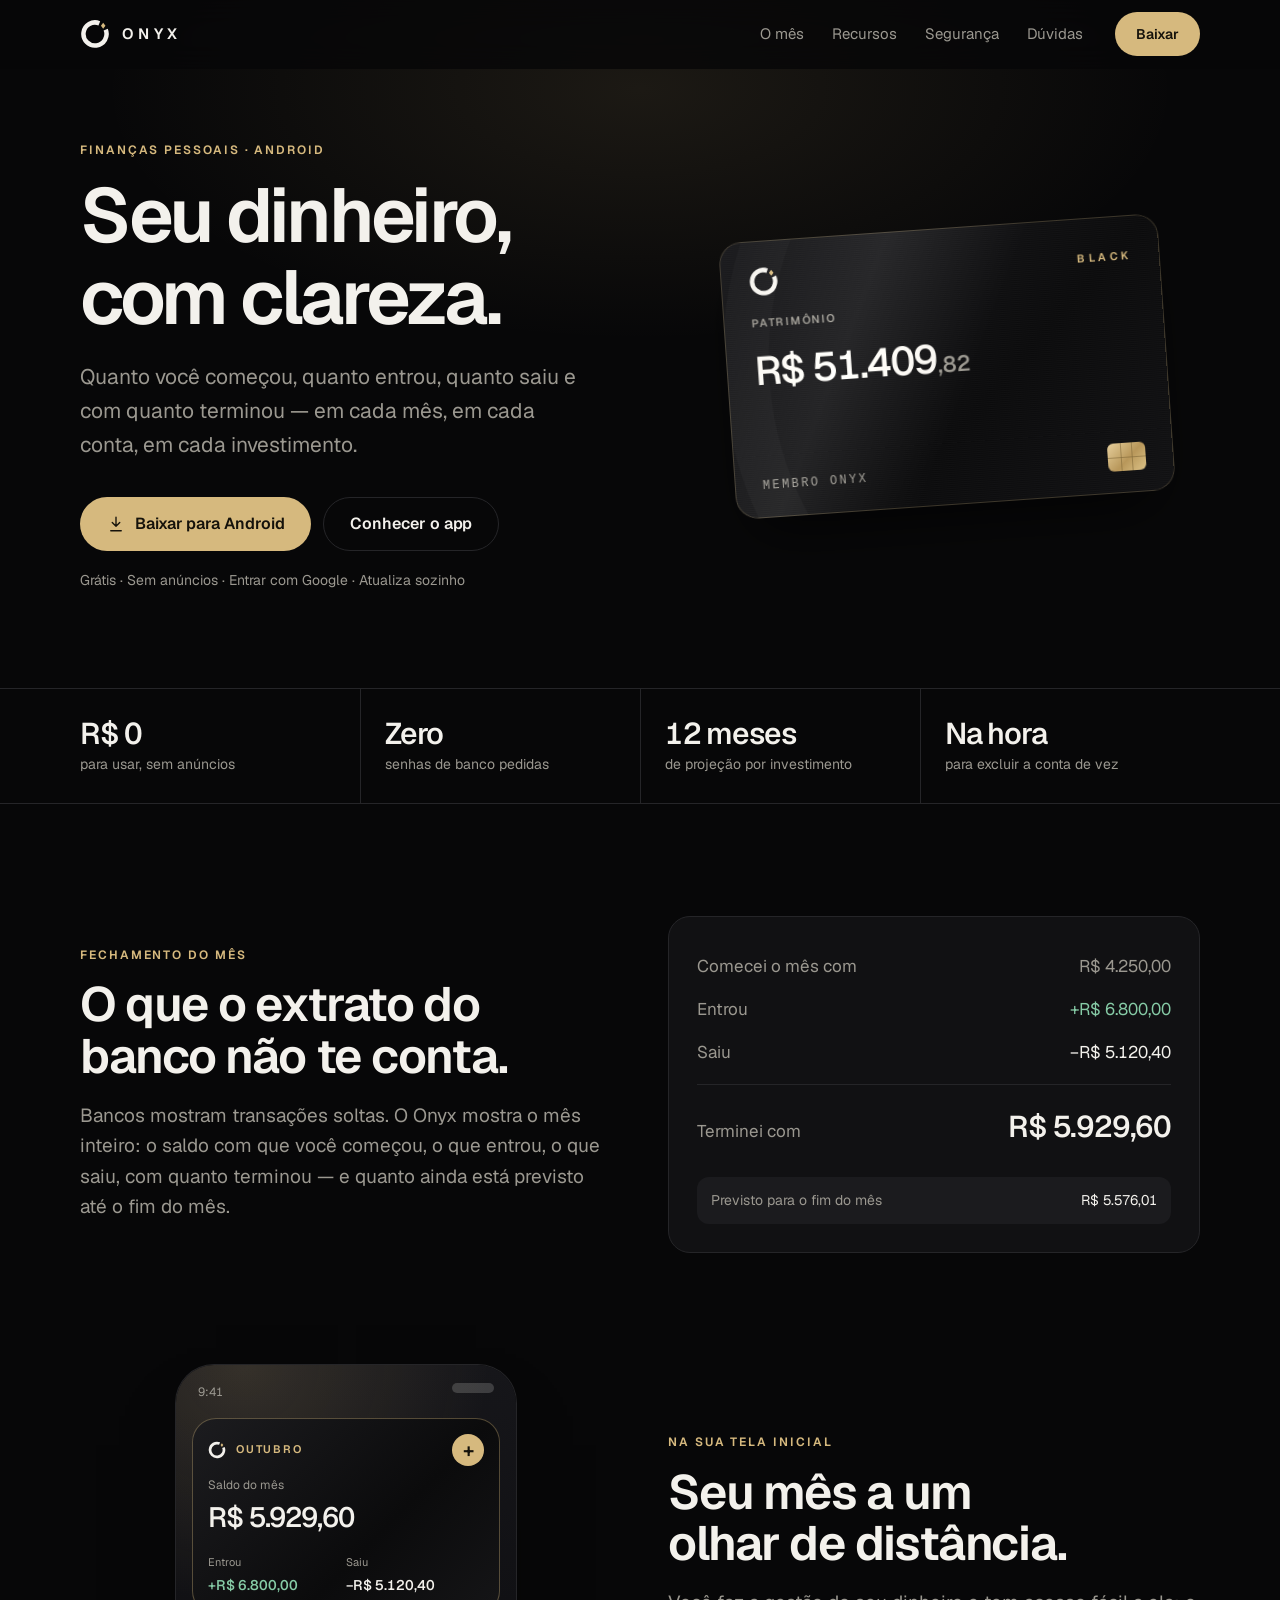
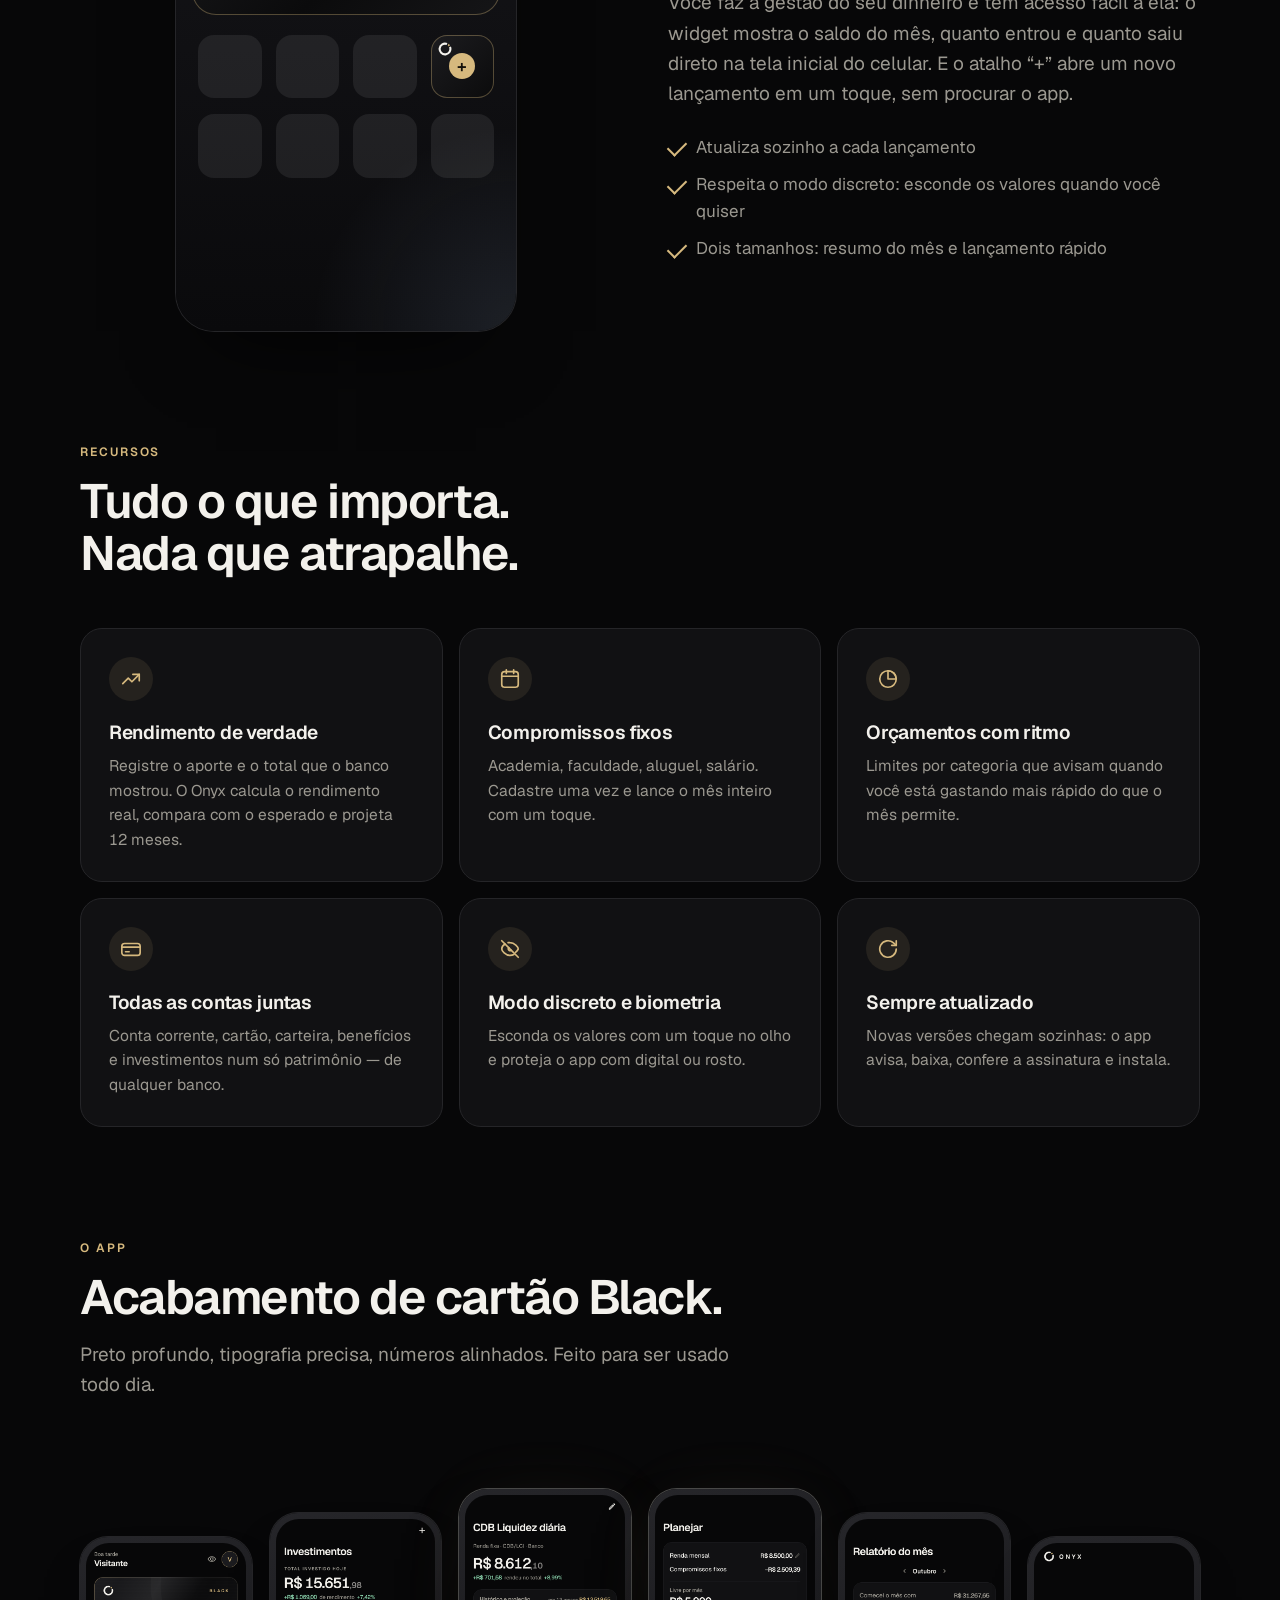
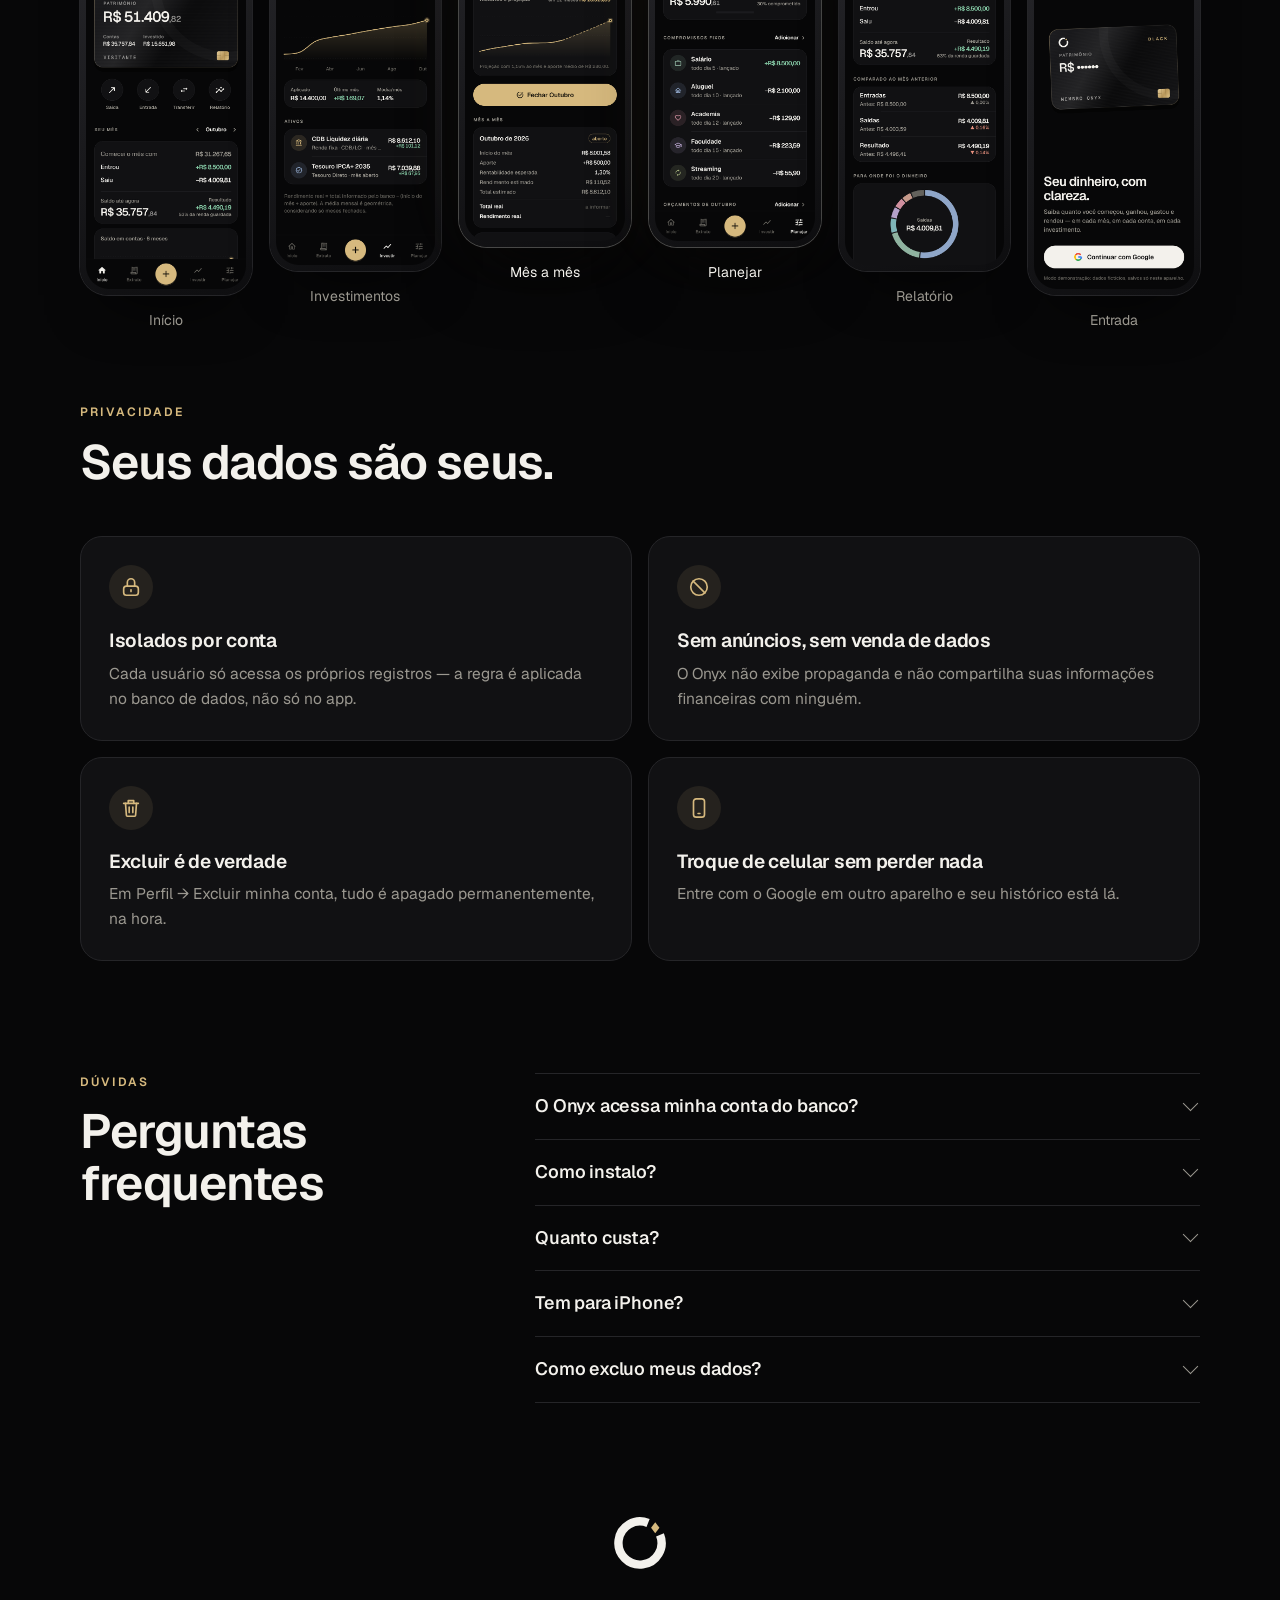
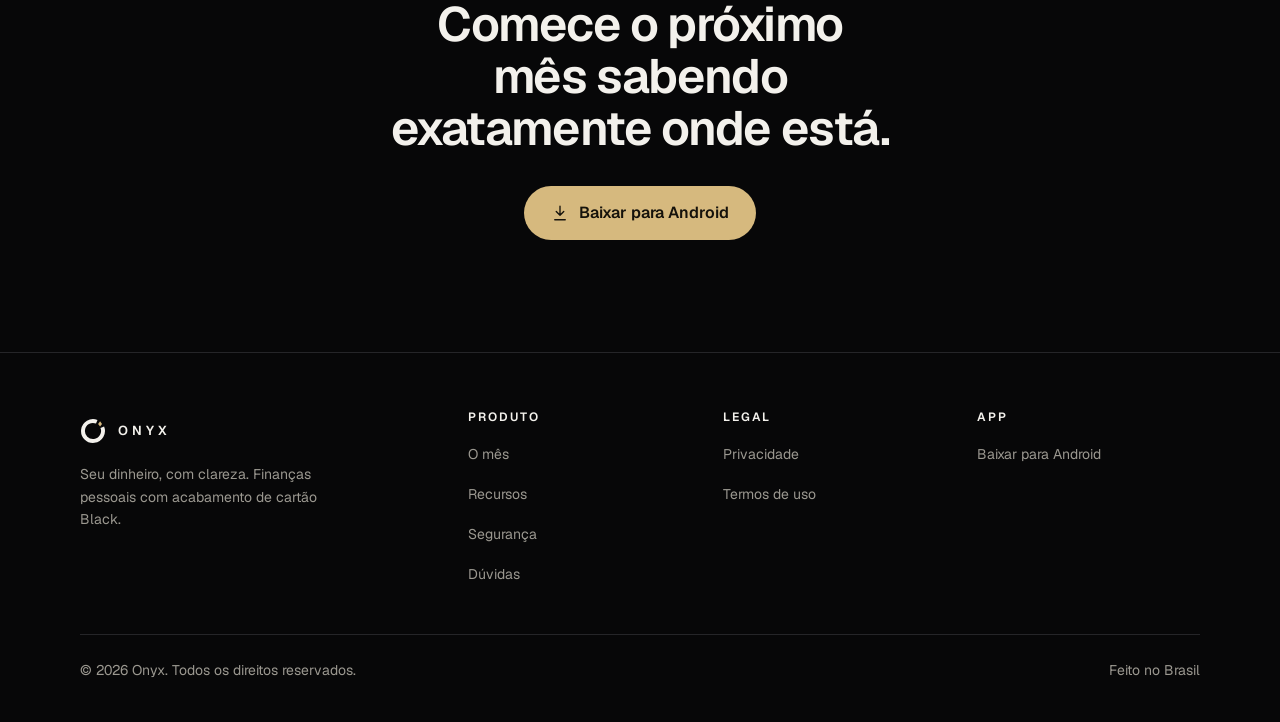
<file: index.html>
<!doctype html>
<html lang="pt-BR">
<head>
  <meta charset="utf-8">
  <meta name="viewport" content="width=device-width, initial-scale=1">
  <title>Onyx — Seu dinheiro, com clareza</title>
  <meta name="description" content="Onyx é o app de finanças pessoais que mostra quanto você começou, ganhou, gastou e rendeu em cada mês. Acabamento premium, privado e sem anúncios.">
  <meta name="theme-color" content="#070708">
  <link rel="icon" href="assets/favicon.svg" type="image/svg+xml">
  <meta property="og:title" content="Onyx — Seu dinheiro, com clareza">
  <meta property="og:description" content="Fechamento do mês, investimentos com rendimento real e planejamento — com acabamento de cartão Black.">
  <meta property="og:type" content="website">
  <meta property="og:locale" content="pt_BR">
  <meta property="og:image" content="assets/og.png">
  <meta name="twitter:card" content="summary_large_image">
  <link rel="preload" href="assets/fonts/Geist.ttf" as="font" type="font/ttf" crossorigin>
  <link rel="stylesheet" href="assets/styles.css">
  <script>document.documentElement.classList.add('js')</script>
</head>
<body>
  <a class="skip" href="#conteudo">Pular para o conteúdo</a>

  <header class="nav" id="nav">
    <div class="wrap">
      <a class="brand" href="./" aria-label="Onyx, página inicial"><img src="assets/logo.svg" alt="" width="30" height="30"><span aria-hidden="true">ONYX</span></a>
      <nav class="nav-links" aria-label="Principal">
        <a href="#mes">O mês</a>
        <a href="#recursos">Recursos</a>
        <a href="#seguranca">Segurança</a>
        <a href="#duvidas">Dúvidas</a>
      </nav>
      <a class="btn btn-primary btn-sm" href="https://kfabzuauczossrmvckpq.supabase.co/storage/v1/object/public/releases/android/stable/onyx-latest.apk">Baixar</a>
    </div>
  </header>

  <main id="conteudo">
    <section class="hero" aria-labelledby="hero-title">
      <div class="wrap">
        <div>
          <p class="overline">Finanças pessoais · Android</p>
          <h1 id="hero-title">Seu dinheiro,<br>com clareza.</h1>
          <p class="lead">Quanto você começou, quanto entrou, quanto saiu e com quanto terminou — em cada mês, em cada conta, em cada investimento.</p>
          <div class="ctas">
            <a class="btn btn-primary" href="https://kfabzuauczossrmvckpq.supabase.co/storage/v1/object/public/releases/android/stable/onyx-latest.apk">
              <svg viewBox="0 0 24 24" fill="none" stroke="currentColor" stroke-width="1.8" stroke-linecap="round" stroke-linejoin="round" aria-hidden="true"><path d="M12 3v12m0 0 5-5m-5 5-5-5M5 21h14"/></svg>
              Baixar para Android
            </a>
            <a class="btn btn-ghost" href="#recursos">Conhecer o app</a>
          </div>
          <p class="note">Grátis · Sem anúncios · Entrar com Google · Atualiza sozinho</p>
        </div>
        <div class="card-stage">
          <div class="black-card" id="card" role="img" aria-label="Cartão Black do Onyx mostrando patrimônio de R$ 51.409,82">
            <div class="top"><img src="assets/logo.svg" alt="" width="30" height="30"><span class="tier">BLACK</span></div>
            <div class="label">PATRIMÔNIO</div>
            <div class="value">R$ 51.409<small>,82</small></div>
            <div class="bottom"><span class="holder">MEMBRO ONYX</span><span class="chip"></span></div>
          </div>
        </div>
      </div>
    </section>

    <section class="facts" aria-label="Em resumo">
      <div class="wrap">
        <ul>
          <li><strong>R$ 0</strong><span>para usar, sem anúncios</span></li>
          <li><strong>Zero</strong><span>senhas de banco pedidas</span></li>
          <li><strong>12 meses</strong><span>de projeção por investimento</span></li>
          <li><strong>Na hora</strong><span>para excluir a conta de vez</span></li>
        </ul>
      </div>
    </section>

    <section class="section" id="mes" aria-labelledby="mes-title">
      <div class="wrap month">
        <div class="reveal">
          <p class="overline">Fechamento do mês</p>
          <h2 id="mes-title">O que o extrato do banco não te conta.</h2>
          <p class="body-lg">Bancos mostram transações soltas. O Onyx mostra o mês inteiro: o saldo com que você começou, o que entrou, o que saiu, com quanto terminou — e quanto ainda está previsto até o fim do mês.</p>
        </div>
        <div class="panel reveal" role="group" aria-label="Exemplo de fechamento do mês">
          <div class="close-row"><span class="k">Comecei o mês com</span><span class="muted">R$ 4.250,00</span></div>
          <div class="close-row"><span class="k">Entrou</span><span class="pos">+R$ 6.800,00</span></div>
          <div class="close-row"><span class="k">Saiu</span><span>−R$ 5.120,40</span></div>
          <div class="close-row total"><span class="k">Terminei com</span><span class="v">R$ 5.929,60</span></div>
          <div class="pending"><span>Previsto para o fim do mês</span><span class="v">R$ 5.576,01</span></div>
        </div>
      </div>
    </section>

    <section class="section" id="widgets" aria-labelledby="widgets-title">
      <div class="wrap month month-reverse">
        <div class="reveal">
          <p class="overline">Na sua tela inicial</p>
          <h2 id="widgets-title">Seu mês a um olhar de distância.</h2>
          <p class="body-lg">Você faz a gestão do seu dinheiro e tem acesso fácil a ela: o widget mostra o saldo do mês, quanto entrou e quanto saiu direto na tela inicial do celular. E o atalho “+” abre um novo lançamento em um toque, sem procurar o app.</p>
          <ul class="checks">
            <li>Atualiza sozinho a cada lançamento</li>
            <li>Respeita o modo discreto: esconde os valores quando você quiser</li>
            <li>Dois tamanhos: resumo do mês e lançamento rápido</li>
          </ul>
        </div>
        <div class="homescreen reveal" role="img" aria-label="Tela inicial do celular com os widgets do Onyx: resumo do mês e botão de lançamento rápido">
          <div class="hs-status"><span>9:41</span><span class="hs-dots" aria-hidden="true"></span></div>
          <div class="hs-widget">
            <div class="hs-top">
              <img src="assets/logo.svg" alt="" width="18" height="18">
              <span class="hs-month">OUTUBRO</span>
              <span class="hs-add" aria-hidden="true">+</span>
            </div>
            <span class="hs-cap">Saldo do mês</span>
            <span class="hs-value">R$ 5.929,60</span>
            <div class="hs-row">
              <span><small>Entrou</small><b class="pos">+R$ 6.800,00</b></span>
              <span><small>Saiu</small><b>−R$ 5.120,40</b></span>
            </div>
          </div>
          <div class="hs-grid" aria-hidden="true">
            <span class="hs-app"></span><span class="hs-app"></span><span class="hs-app"></span>
            <span class="hs-quick"><img src="assets/logo.svg" alt="" width="14" height="14"><i>+</i></span>
            <span class="hs-app"></span><span class="hs-app"></span><span class="hs-app"></span><span class="hs-app"></span>
          </div>
        </div>
      </div>
    </section>

    <section class="section" id="recursos" aria-labelledby="recursos-title">
      <div class="wrap">
        <div class="section-head reveal">
          <p class="overline">Recursos</p>
          <h2 id="recursos-title">Tudo o que importa. Nada que atrapalhe.</h2>
        </div>
        <div class="features">
          <article class="feature reveal">
            <div class="ico"><svg viewBox="0 0 24 24" fill="none" stroke="currentColor" stroke-width="1.8" stroke-linecap="round" stroke-linejoin="round" aria-hidden="true"><path d="M3 17l6-6 4 4 8-8"/><path d="M14 7h7v7"/></svg></div>
            <h3>Rendimento de verdade</h3>
            <p class="card-text">Registre o aporte e o total que o banco mostrou. O Onyx calcula o rendimento real, compara com o esperado e projeta 12 meses.</p>
          </article>
          <article class="feature reveal">
            <div class="ico"><svg viewBox="0 0 24 24" fill="none" stroke="currentColor" stroke-width="1.8" stroke-linecap="round" stroke-linejoin="round" aria-hidden="true"><rect x="3" y="4" width="18" height="17" rx="3"/><path d="M3 9h18M8 2v4m8-4v4"/></svg></div>
            <h3>Compromissos fixos</h3>
            <p class="card-text">Academia, faculdade, aluguel, salário. Cadastre uma vez e lance o mês inteiro com um toque.</p>
          </article>
          <article class="feature reveal">
            <div class="ico"><svg viewBox="0 0 24 24" fill="none" stroke="currentColor" stroke-width="1.8" stroke-linecap="round" stroke-linejoin="round" aria-hidden="true"><circle cx="12" cy="12" r="9"/><path d="M12 3a9 9 0 0 1 9 9h-9z"/></svg></div>
            <h3>Orçamentos com ritmo</h3>
            <p class="card-text">Limites por categoria que avisam quando você está gastando mais rápido do que o mês permite.</p>
          </article>
          <article class="feature reveal">
            <div class="ico"><svg viewBox="0 0 24 24" fill="none" stroke="currentColor" stroke-width="1.8" stroke-linecap="round" stroke-linejoin="round" aria-hidden="true"><rect x="2" y="6" width="20" height="13" rx="3"/><path d="M2 10h20M6 15h4"/></svg></div>
            <h3>Todas as contas juntas</h3>
            <p class="card-text">Conta corrente, cartão, carteira, benefícios e investimentos num só patrimônio — de qualquer banco.</p>
          </article>
          <article class="feature reveal">
            <div class="ico"><svg viewBox="0 0 24 24" fill="none" stroke="currentColor" stroke-width="1.8" stroke-linecap="round" stroke-linejoin="round" aria-hidden="true"><path d="M3 3l18 18"/><path d="M10.6 10.6a2 2 0 0 0 2.8 2.8"/><path d="M9.9 5.1A10 10 0 0 1 12 5c5 0 9 5 9 7a12 12 0 0 1-3 3.7M6.6 6.6C4.4 8 3 10.2 3 12c0 2 4 7 9 7a9.7 9.7 0 0 0 4.4-1"/></svg></div>
            <h3>Modo discreto e biometria</h3>
            <p class="card-text">Esconda os valores com um toque no olho e proteja o app com digital ou rosto.</p>
          </article>
          <article class="feature reveal">
            <div class="ico"><svg viewBox="0 0 24 24" fill="none" stroke="currentColor" stroke-width="1.8" stroke-linecap="round" stroke-linejoin="round" aria-hidden="true"><path d="M21 12a9 9 0 1 1-3-6.7L21 8"/><path d="M21 3v5h-5"/></svg></div>
            <h3>Sempre atualizado</h3>
            <p class="card-text">Novas versões chegam sozinhas: o app avisa, baixa, confere a assinatura e instala.</p>
          </article>
        </div>
      </div>
    </section>

    <section class="section" id="app" aria-labelledby="app-title">
      <div class="wrap">
        <div class="section-head reveal">
          <p class="overline">O app</p>
          <h2 id="app-title">Acabamento de cartão Black.</h2>
          <p>Preto profundo, tipografia precisa, números alinhados. Feito para ser usado todo dia.</p>
        </div>
        <ul class="screens" tabindex="0" aria-label="Telas do app">
          <li class="phone"><figure><div class="frame"><img src="assets/screens/inicio.png" width="590" height="1279" alt="Tela inicial com o cartão Black, o patrimônio e o fechamento do mês" loading="lazy" decoding="async"></div><figcaption>Início</figcaption></figure></li>
          <li class="phone"><figure><div class="frame"><img src="assets/screens/investimentos.png" width="590" height="1279" alt="Carteira de investimentos com a evolução do total investido" loading="lazy" decoding="async"></div><figcaption>Investimentos</figcaption></figure></li>
          <li class="phone"><figure><div class="frame"><img src="assets/screens/investimento.png" width="590" height="1279" alt="Detalhe de um investimento com o rendimento mês a mês" loading="lazy" decoding="async"></div><figcaption>Mês a mês</figcaption></figure></li>
          <li class="phone"><figure><div class="frame"><img src="assets/screens/planejar.png" width="590" height="1279" alt="Planejamento do mês com compromissos fixos e orçamentos" loading="lazy" decoding="async"></div><figcaption>Planejar</figcaption></figure></li>
          <li class="phone"><figure><div class="frame"><img src="assets/screens/relatorio.png" width="590" height="1279" alt="Relatório do mês com entradas, saídas e categorias" loading="lazy" decoding="async"></div><figcaption>Relatório</figcaption></figure></li>
          <li class="phone"><figure><div class="frame"><img src="assets/screens/entrar.png" width="590" height="1279" alt="Tela de entrada com o botão Entrar com Google" loading="lazy" decoding="async"></div><figcaption>Entrada</figcaption></figure></li>
        </ul>
      </div>
    </section>

    <section class="section" id="seguranca" aria-labelledby="seguranca-title">
      <div class="wrap">
        <div class="section-head reveal">
          <p class="overline">Privacidade</p>
          <h2 id="seguranca-title">Seus dados são seus.</h2>
        </div>
        <div class="trust">
          <article class="panel reveal">
            <div class="ico"><svg viewBox="0 0 24 24" fill="none" stroke="currentColor" stroke-width="1.8" stroke-linecap="round" stroke-linejoin="round" aria-hidden="true"><rect x="4" y="11" width="16" height="10" rx="3"/><path d="M8 11V7a4 4 0 0 1 8 0v4"/><path d="M12 15v2"/></svg></div>
            <h3>Isolados por conta</h3>
            <p class="card-text">Cada usuário só acessa os próprios registros — a regra é aplicada no banco de dados, não só no app.</p>
          </article>
          <article class="panel reveal">
            <div class="ico"><svg viewBox="0 0 24 24" fill="none" stroke="currentColor" stroke-width="1.8" stroke-linecap="round" stroke-linejoin="round" aria-hidden="true"><circle cx="12" cy="12" r="9"/><path d="M5.6 5.6l12.8 12.8"/></svg></div>
            <h3>Sem anúncios, sem venda de dados</h3>
            <p class="card-text">O Onyx não exibe propaganda e não compartilha suas informações financeiras com ninguém.</p>
          </article>
          <article class="panel reveal">
            <div class="ico"><svg viewBox="0 0 24 24" fill="none" stroke="currentColor" stroke-width="1.8" stroke-linecap="round" stroke-linejoin="round" aria-hidden="true"><path d="M4 7h16"/><path d="M9 7V4h6v3"/><path d="M6 7l1 13a1 1 0 0 0 1 1h8a1 1 0 0 0 1-1l1-13"/><path d="M10 11v6M14 11v6"/></svg></div>
            <h3>Excluir é de verdade</h3>
            <p class="card-text">Em Perfil → Excluir minha conta, tudo é apagado permanentemente, na hora.</p>
          </article>
          <article class="panel reveal">
            <div class="ico"><svg viewBox="0 0 24 24" fill="none" stroke="currentColor" stroke-width="1.8" stroke-linecap="round" stroke-linejoin="round" aria-hidden="true"><rect x="6" y="2" width="12" height="20" rx="3"/><path d="M11 18h2"/></svg></div>
            <h3>Troque de celular sem perder nada</h3>
            <p class="card-text">Entre com o Google em outro aparelho e seu histórico está lá.</p>
          </article>
        </div>
      </div>
    </section>

    <section class="section" id="duvidas" aria-labelledby="duvidas-title">
      <div class="wrap faq">
        <div class="section-head reveal">
          <p class="overline">Dúvidas</p>
          <h2 id="duvidas-title">Perguntas frequentes</h2>
        </div>
        <div class="faq-list reveal">
        <details><summary>O Onyx acessa minha conta do banco?</summary><p>Não. Você registra os lançamentos no app (ou importa o extrato, em breve). O Onyx nunca pede senha de banco.</p></details>
        <details><summary>Como instalo?</summary><p>Toque em “Baixar para Android”, abra o arquivo baixado e permita a instalação quando o Android pedir. Depois disso, as atualizações chegam pelo próprio app.</p></details>
        <details><summary>Quanto custa?</summary><p>O Onyx é gratuito e não tem anúncios.</p></details>
        <details><summary>Tem para iPhone?</summary><p>Ainda não. A versão para iOS está nos planos.</p></details>
        <details><summary>Como excluo meus dados?</summary><p>No app: Perfil → Excluir minha conta. Tudo é apagado na hora, de forma permanente.</p></details>
        </div>
      </div>
    </section>

    <section class="section final" aria-labelledby="final-title">
      <div class="wrap">
        <img class="mark" src="assets/logo.svg" alt="" width="56" height="56">
        <h2 id="final-title">Comece o próximo mês sabendo exatamente onde está.</h2>
        <div class="ctas">
          <a class="btn btn-primary" href="https://kfabzuauczossrmvckpq.supabase.co/storage/v1/object/public/releases/android/stable/onyx-latest.apk">
            <svg viewBox="0 0 24 24" fill="none" stroke="currentColor" stroke-width="1.8" stroke-linecap="round" stroke-linejoin="round" aria-hidden="true"><path d="M12 3v12m0 0 5-5m-5 5-5-5M5 21h14"/></svg>
            Baixar para Android
          </a>
        </div>
      </div>
    </section>
  </main>

  <footer class="site-footer">
    <div class="wrap">
      <div class="foot-grid">
        <div class="foot-brand">
          <a class="brand" href="./" aria-label="Onyx, página inicial"><img src="assets/logo.svg" alt="" width="26" height="26"><span aria-hidden="true">ONYX</span></a>
          <p>Seu dinheiro, com clareza. Finanças pessoais com acabamento de cartão Black.</p>
        </div>
        <nav class="foot-col" aria-labelledby="f-produto">
          <h2 id="f-produto">Produto</h2>
          <ul>
            <li><a href="#mes">O mês</a></li>
            <li><a href="#recursos">Recursos</a></li>
            <li><a href="#seguranca">Segurança</a></li>
            <li><a href="#duvidas">Dúvidas</a></li>
          </ul>
        </nav>
        <nav class="foot-col" aria-labelledby="f-legal">
          <h2 id="f-legal">Legal</h2>
          <ul>
            <li><a href="privacidade.html">Privacidade</a></li>
            <li><a href="termos.html">Termos de uso</a></li>
          </ul>
        </nav>
        <nav class="foot-col" aria-labelledby="f-contato">
          <h2 id="f-contato">App</h2>
          <ul>
            <li><a href="https://kfabzuauczossrmvckpq.supabase.co/storage/v1/object/public/releases/android/stable/onyx-latest.apk">Baixar para Android</a></li>
          </ul>
        </nav>
      </div>
      <div class="foot-bottom">
        <span>© <span id="year">2026</span> Onyx. Todos os direitos reservados.</span>
        <span>Feito no Brasil</span>
      </div>
    </div>
  </footer>

  <script src="assets/site.js" defer></script>
</body>
</html>
</file>
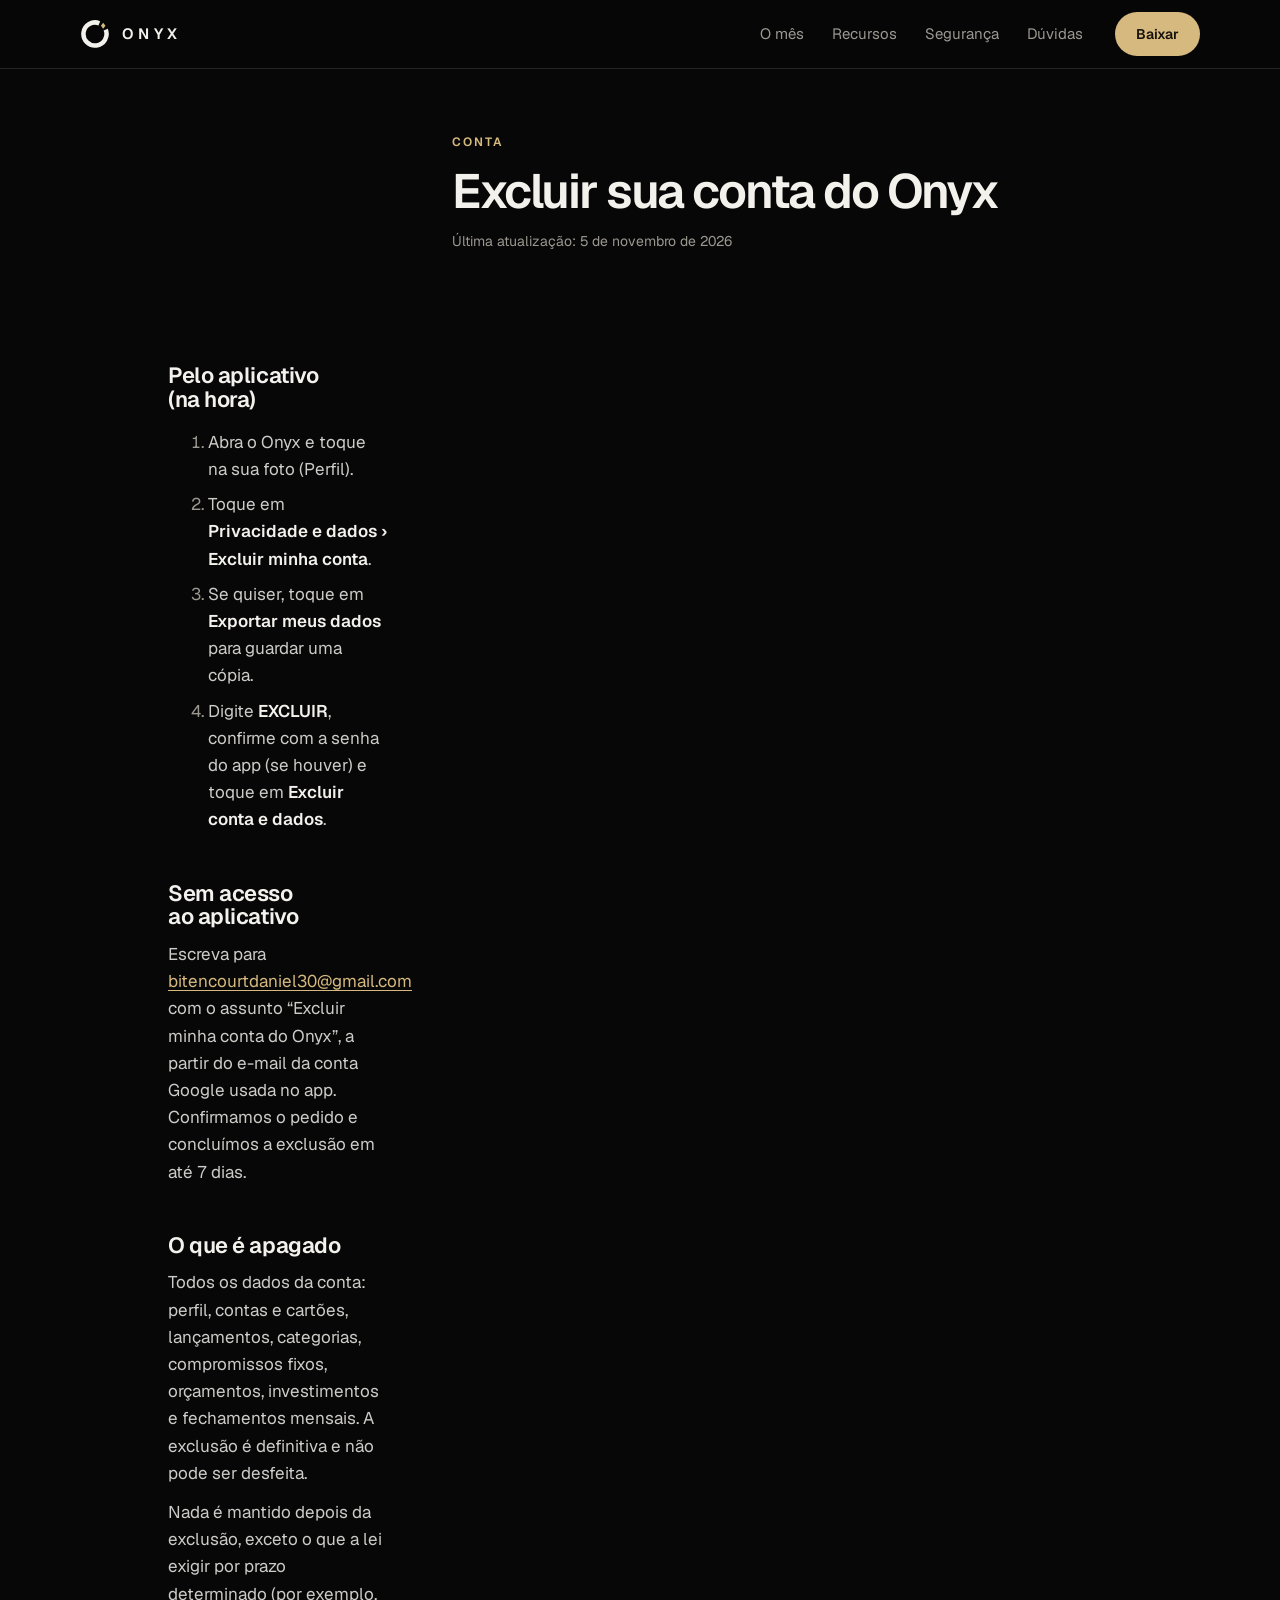
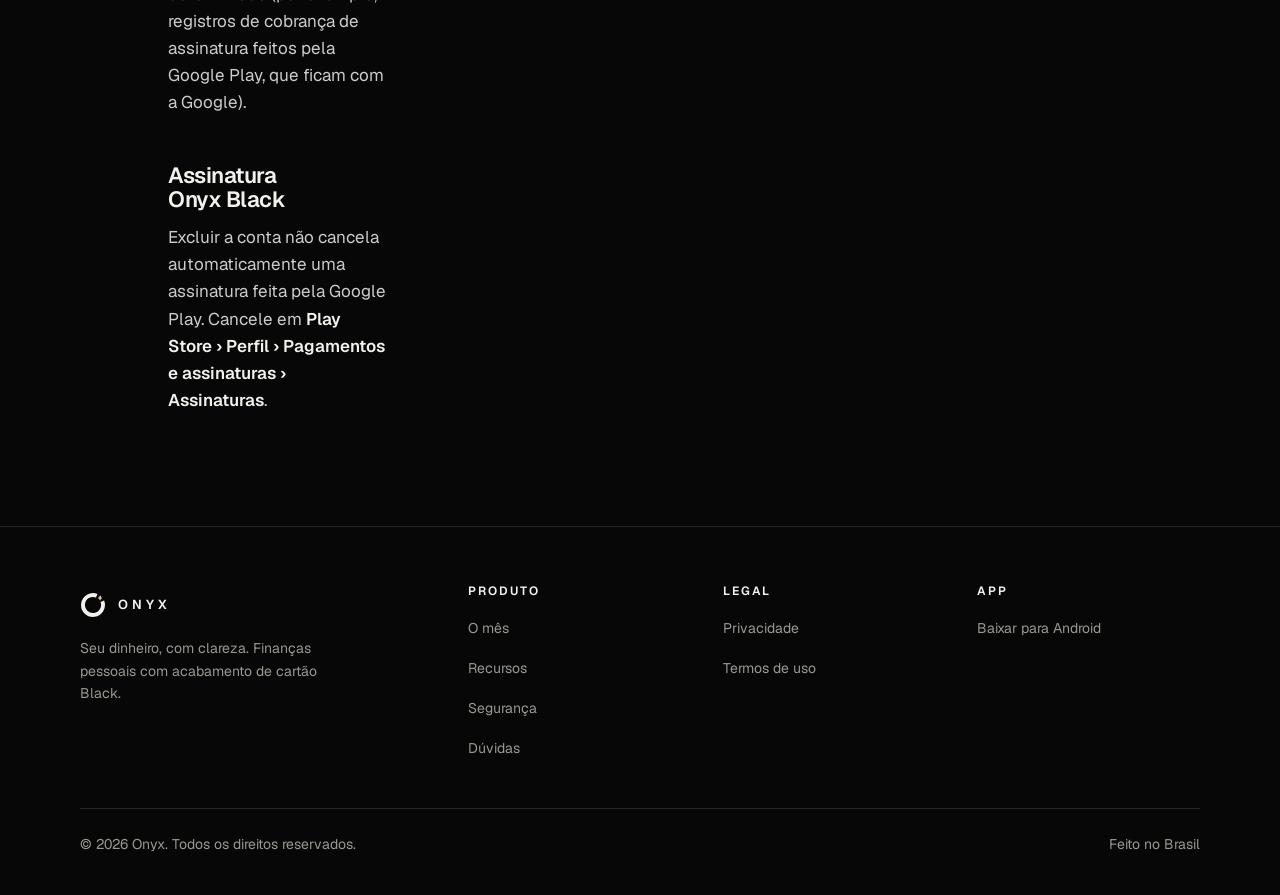
<file: excluir-conta.html>
<!doctype html>
<html lang="pt-BR">
<head>
  <meta charset="utf-8">
  <meta name="viewport" content="width=device-width, initial-scale=1">
  <title>Excluir conta — Onyx</title>
  <meta name="description" content="Como excluir sua conta do Onyx e todos os dados associados.">
  <meta name="theme-color" content="#070708">
  <link rel="icon" href="assets/favicon.svg" type="image/svg+xml">
  <link rel="preload" href="assets/fonts/Geist.ttf" as="font" type="font/ttf" crossorigin>
  <link rel="stylesheet" href="assets/styles.css">
</head>
<body>
  <a class="skip" href="#conteudo">Pular para o conteúdo</a>

  <header class="nav scrolled" id="nav">
    <div class="wrap">
      <a class="brand" href="./" aria-label="Onyx, página inicial"><img src="assets/logo.svg" alt="" width="30" height="30"><span aria-hidden="true">ONYX</span></a>
      <nav class="nav-links" aria-label="Principal">
        <a href="./#mes">O mês</a>
        <a href="./#recursos">Recursos</a>
        <a href="./#seguranca">Segurança</a>
        <a href="./#duvidas">Dúvidas</a>
      </nav>
      <a class="btn btn-primary btn-sm" href="https://kfabzuauczossrmvckpq.supabase.co/storage/v1/object/public/releases/android/stable/onyx-latest.apk">Baixar</a>
    </div>
  </header>

  <main id="conteudo" class="doc">
    <div class="wrap doc-layout">
      <header class="doc-head">
        <p class="overline">Conta</p>
        <h1>Excluir sua conta do Onyx</h1>
        <p class="updated">Última atualização: 5 de novembro de 2026</p>
      </header>
      <article class="doc-body">
        <section id="s1">
          <h2>Pelo aplicativo (na hora)</h2>
          <ol>
            <li>Abra o Onyx e toque na sua foto (Perfil).</li>
            <li>Toque em <strong>Privacidade e dados › Excluir minha conta</strong>.</li>
            <li>Se quiser, toque em <strong>Exportar meus dados</strong> para guardar uma cópia.</li>
            <li>Digite <strong>EXCLUIR</strong>, confirme com a senha do app (se houver) e toque em <strong>Excluir conta e dados</strong>.</li>
          </ol>
        </section>
        <section id="s2">
          <h2>Sem acesso ao aplicativo</h2>
          <p>Escreva para <a href="mailto:bitencourtdaniel30@gmail.com?subject=Excluir%20minha%20conta%20do%20Onyx">bitencourtdaniel30@gmail.com</a>
            com o assunto “Excluir minha conta do Onyx”, a partir do e-mail da conta Google usada no app.
            Confirmamos o pedido e concluímos a exclusão em até 7 dias.</p>
        </section>
        <section id="s3">
          <h2>O que é apagado</h2>
          <p>Todos os dados da conta: perfil, contas e cartões, lançamentos, categorias, compromissos fixos, orçamentos,
            investimentos e fechamentos mensais. A exclusão é definitiva e não pode ser desfeita.</p>
          <p>Nada é mantido depois da exclusão, exceto o que a lei exigir por prazo determinado (por exemplo,
            registros de cobrança de assinatura feitos pela Google Play, que ficam com a Google).</p>
        </section>
        <section id="s4">
          <h2>Assinatura Onyx Black</h2>
          <p>Excluir a conta não cancela automaticamente uma assinatura feita pela Google Play. Cancele em
            <strong>Play Store › Perfil › Pagamentos e assinaturas › Assinaturas</strong>.</p>
        </section>
      </article>
    </div>
  </main>

  <footer class="site-footer">
    <div class="wrap">
      <div class="foot-grid">
        <div class="foot-brand">
          <a class="brand" href="./" aria-label="Onyx, página inicial"><img src="assets/logo.svg" alt="" width="26" height="26"><span aria-hidden="true">ONYX</span></a>
          <p>Seu dinheiro, com clareza. Finanças pessoais com acabamento de cartão Black.</p>
        </div>
        <nav class="foot-col" aria-labelledby="f-produto">
          <h2 id="f-produto">Produto</h2>
          <ul>
            <li><a href="./#mes">O mês</a></li>
            <li><a href="./#recursos">Recursos</a></li>
            <li><a href="./#seguranca">Segurança</a></li>
            <li><a href="./#duvidas">Dúvidas</a></li>
          </ul>
        </nav>
        <nav class="foot-col" aria-labelledby="f-legal">
          <h2 id="f-legal">Legal</h2>
          <ul>
            <li><a href="privacidade.html">Privacidade</a></li>
            <li><a href="termos.html">Termos de uso</a></li>
          </ul>
        </nav>
        <nav class="foot-col" aria-labelledby="f-contato">
          <h2 id="f-contato">App</h2>
          <ul>
            <li><a href="https://kfabzuauczossrmvckpq.supabase.co/storage/v1/object/public/releases/android/stable/onyx-latest.apk">Baixar para Android</a></li>
          </ul>
        </nav>
      </div>
      <div class="foot-bottom">
        <span>© <span id="year">2026</span> Onyx. Todos os direitos reservados.</span>
        <span>Feito no Brasil</span>
      </div>
    </div>
  </footer>

  <script src="assets/site.js" defer></script>
</body>
</html>
</file>
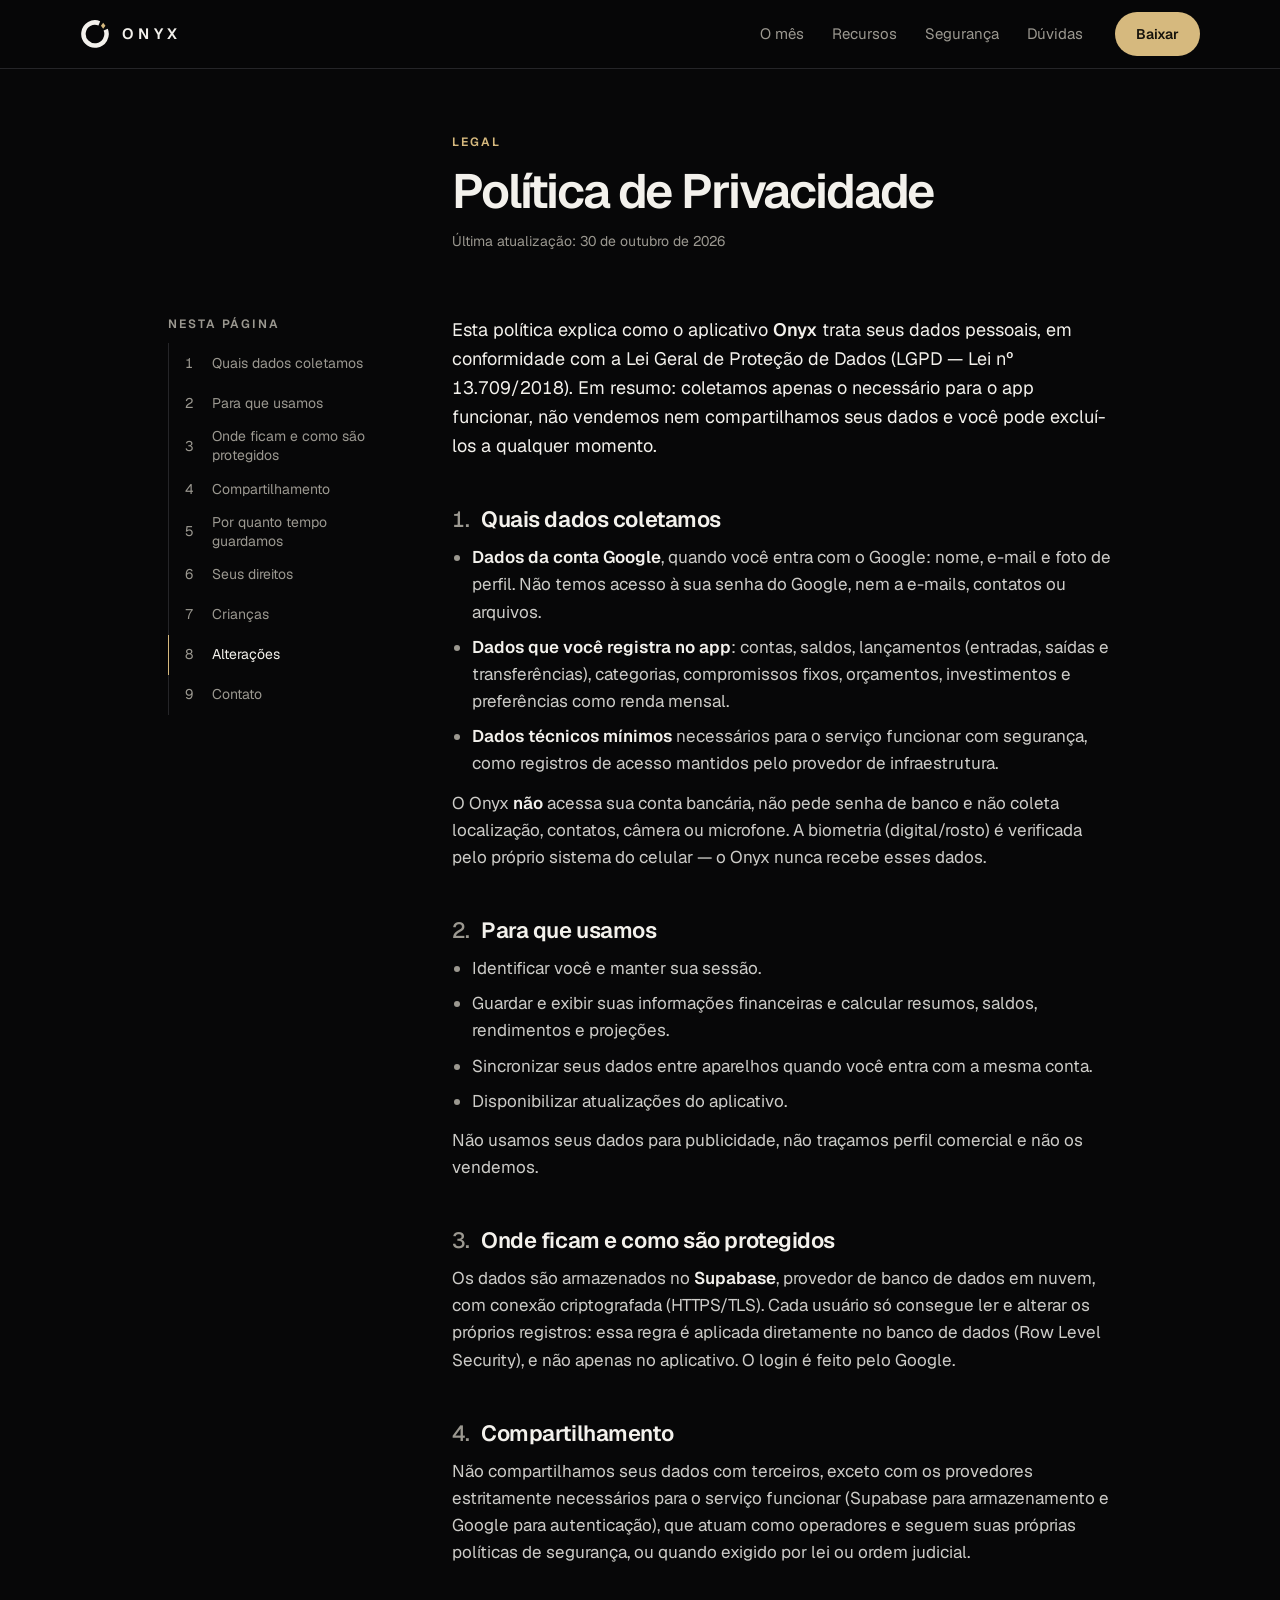
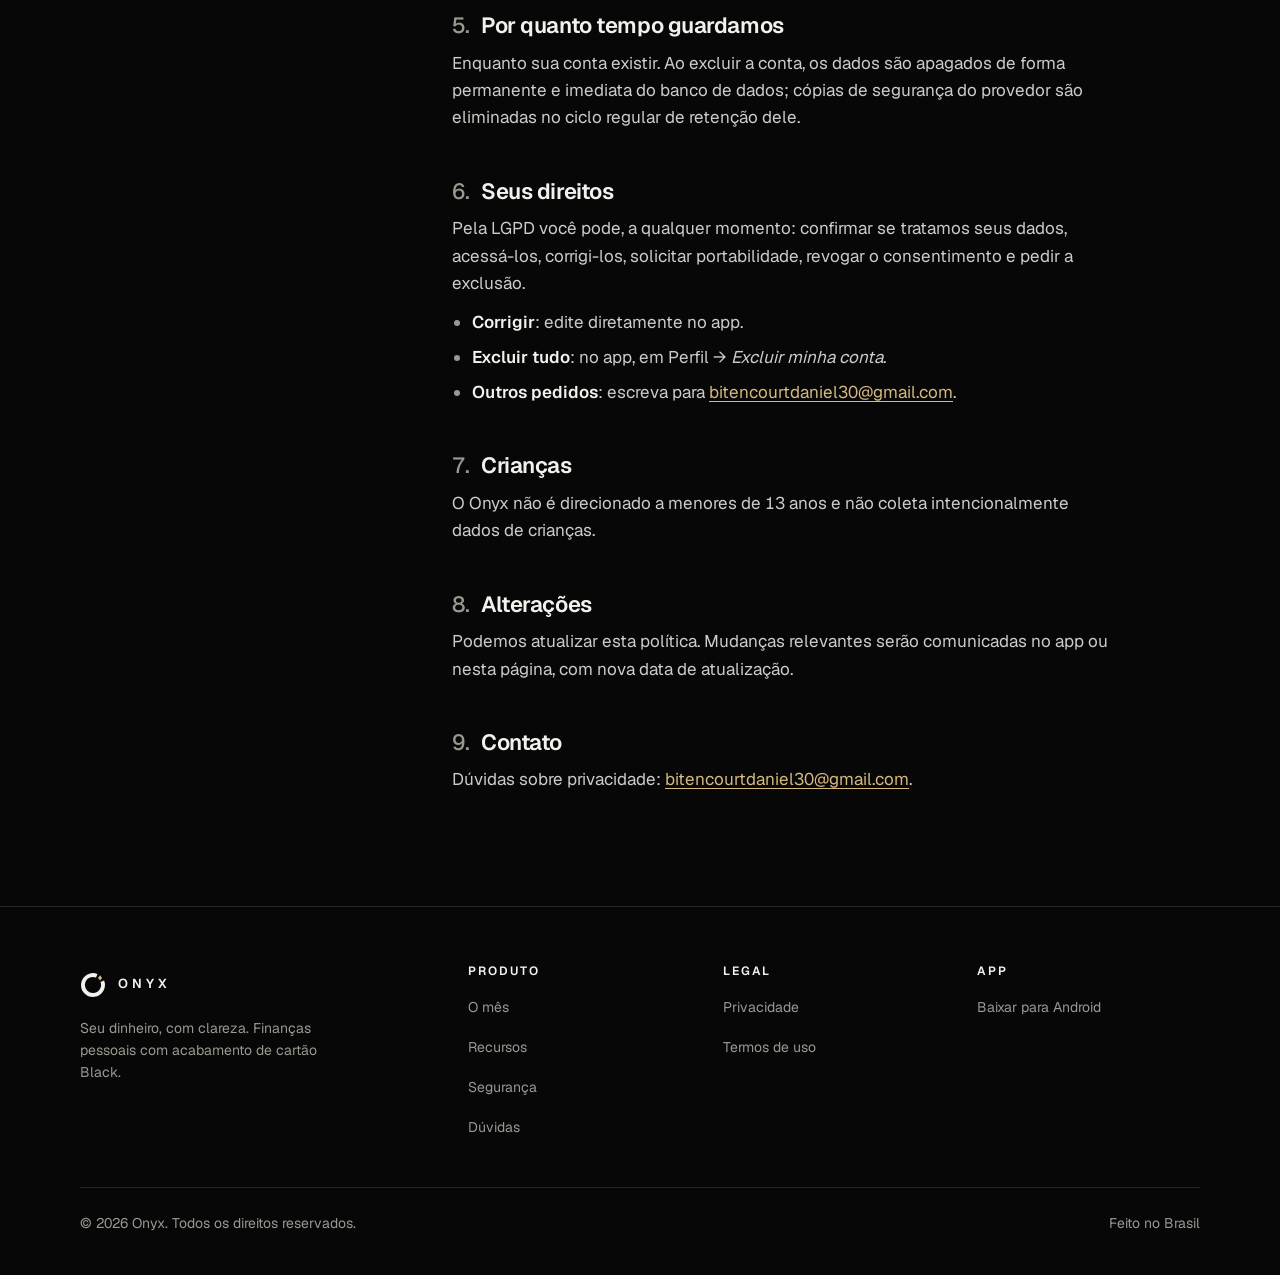
<file: privacidade.html>
<!doctype html>
<html lang="pt-BR">
<head>
  <meta charset="utf-8">
  <meta name="viewport" content="width=device-width, initial-scale=1">
  <title>Política de Privacidade — Onyx</title>
  <meta name="description" content="Como o Onyx coleta, usa, protege e exclui seus dados.">
  <meta name="theme-color" content="#070708">
  <link rel="icon" href="assets/favicon.svg" type="image/svg+xml">
  <link rel="preload" href="assets/fonts/Geist.ttf" as="font" type="font/ttf" crossorigin>
  <link rel="stylesheet" href="assets/styles.css">
</head>
<body>
  <a class="skip" href="#conteudo">Pular para o conteúdo</a>

  <header class="nav scrolled" id="nav">
    <div class="wrap">
      <a class="brand" href="./" aria-label="Onyx, página inicial"><img src="assets/logo.svg" alt="" width="30" height="30"><span aria-hidden="true">ONYX</span></a>
      <nav class="nav-links" aria-label="Principal">
        <a href="./#mes">O mês</a>
        <a href="./#recursos">Recursos</a>
        <a href="./#seguranca">Segurança</a>
        <a href="./#duvidas">Dúvidas</a>
      </nav>
      <a class="btn btn-primary btn-sm" href="https://kfabzuauczossrmvckpq.supabase.co/storage/v1/object/public/releases/android/stable/onyx-latest.apk">Baixar</a>
    </div>
  </header>

  <main id="conteudo" class="doc">
    <div class="wrap doc-layout">
      <header class="doc-head">
        <p class="overline">Legal</p>
        <h1>Política de Privacidade</h1>
        <p class="updated">Última atualização: 30 de outubro de 2026</p>
      </header>
      <nav class="toc" aria-labelledby="toc-title">
        <h2 id="toc-title">Nesta página</h2>
        <ol>
          <li><a href="#s1"><span class="n">1</span>Quais dados coletamos</a></li>
          <li><a href="#s2"><span class="n">2</span>Para que usamos</a></li>
          <li><a href="#s3"><span class="n">3</span>Onde ficam e como são protegidos</a></li>
          <li><a href="#s4"><span class="n">4</span>Compartilhamento</a></li>
          <li><a href="#s5"><span class="n">5</span>Por quanto tempo guardamos</a></li>
          <li><a href="#s6"><span class="n">6</span>Seus direitos</a></li>
          <li><a href="#s7"><span class="n">7</span>Crianças</a></li>
          <li><a href="#s8"><span class="n">8</span>Alterações</a></li>
          <li><a href="#s9"><span class="n">9</span>Contato</a></li>
        </ol>
      </nav>
      <article class="doc-body">
        <p>Esta política explica como o aplicativo <strong>Onyx</strong> trata seus dados pessoais, em conformidade com a Lei Geral de Proteção de Dados (LGPD — Lei nº 13.709/2018). Em resumo: coletamos apenas o necessário para o app funcionar, não vendemos nem compartilhamos seus dados e você pode excluí-los a qualquer momento.</p>
        <h2 id="s1"><span class="n">1.</span> Quais dados coletamos</h2>
        <ul>
          <li><strong>Dados da conta Google</strong>, quando você entra com o Google: nome, e-mail e foto de perfil. Não temos acesso à sua senha do Google, nem a e-mails, contatos ou arquivos.</li>
          <li><strong>Dados que você registra no app</strong>: contas, saldos, lançamentos (entradas, saídas e transferências), categorias, compromissos fixos, orçamentos, investimentos e preferências como renda mensal.</li>
          <li><strong>Dados técnicos mínimos</strong> necessários para o serviço funcionar com segurança, como registros de acesso mantidos pelo provedor de infraestrutura.</li>
        </ul>
        <p>O Onyx <strong>não</strong> acessa sua conta bancária, não pede senha de banco e não coleta localização, contatos, câmera ou microfone. A biometria (digital/rosto) é verificada pelo próprio sistema do celular — o Onyx nunca recebe esses dados.</p>

        <h2 id="s2"><span class="n">2.</span> Para que usamos</h2>
        <ul>
          <li>Identificar você e manter sua sessão.</li>
          <li>Guardar e exibir suas informações financeiras e calcular resumos, saldos, rendimentos e projeções.</li>
          <li>Sincronizar seus dados entre aparelhos quando você entra com a mesma conta.</li>
          <li>Disponibilizar atualizações do aplicativo.</li>
        </ul>
        <p>Não usamos seus dados para publicidade, não traçamos perfil comercial e não os vendemos.</p>

        <h2 id="s3"><span class="n">3.</span> Onde ficam e como são protegidos</h2>
        <p>Os dados são armazenados no <strong>Supabase</strong>, provedor de banco de dados em nuvem, com conexão criptografada (HTTPS/TLS). Cada usuário só consegue ler e alterar os próprios registros: essa regra é aplicada diretamente no banco de dados (Row Level Security), e não apenas no aplicativo. O login é feito pelo Google.</p>

        <h2 id="s4"><span class="n">4.</span> Compartilhamento</h2>
        <p>Não compartilhamos seus dados com terceiros, exceto com os provedores estritamente necessários para o serviço funcionar (Supabase para armazenamento e Google para autenticação), que atuam como operadores e seguem suas próprias políticas de segurança, ou quando exigido por lei ou ordem judicial.</p>

        <h2 id="s5"><span class="n">5.</span> Por quanto tempo guardamos</h2>
        <p>Enquanto sua conta existir. Ao excluir a conta, os dados são apagados de forma permanente e imediata do banco de dados; cópias de segurança do provedor são eliminadas no ciclo regular de retenção dele.</p>

        <h2 id="s6"><span class="n">6.</span> Seus direitos</h2>
        <p>Pela LGPD você pode, a qualquer momento: confirmar se tratamos seus dados, acessá-los, corrigi-los, solicitar portabilidade, revogar o consentimento e pedir a exclusão.</p>
        <ul>
          <li><strong>Corrigir</strong>: edite diretamente no app.</li>
          <li><strong>Excluir tudo</strong>: no app, em Perfil → <em>Excluir minha conta</em>.</li>
          <li><strong>Outros pedidos</strong>: escreva para <a href="mailto:bitencourtdaniel30@gmail.com">bitencourtdaniel30@gmail.com</a>.</li>
        </ul>

        <h2 id="s7"><span class="n">7.</span> Crianças</h2>
        <p>O Onyx não é direcionado a menores de 13 anos e não coleta intencionalmente dados de crianças.</p>

        <h2 id="s8"><span class="n">8.</span> Alterações</h2>
        <p>Podemos atualizar esta política. Mudanças relevantes serão comunicadas no app ou nesta página, com nova data de atualização.</p>

        <h2 id="s9"><span class="n">9.</span> Contato</h2>
        <p>Dúvidas sobre privacidade: <a href="mailto:bitencourtdaniel30@gmail.com">bitencourtdaniel30@gmail.com</a>.</p>
      </article>
    </div>
  </main>

  <footer class="site-footer">
    <div class="wrap">
      <div class="foot-grid">
        <div class="foot-brand">
          <a class="brand" href="./" aria-label="Onyx, página inicial"><img src="assets/logo.svg" alt="" width="26" height="26"><span aria-hidden="true">ONYX</span></a>
          <p>Seu dinheiro, com clareza. Finanças pessoais com acabamento de cartão Black.</p>
        </div>
        <nav class="foot-col" aria-labelledby="f-produto">
          <h2 id="f-produto">Produto</h2>
          <ul>
            <li><a href="./#mes">O mês</a></li>
            <li><a href="./#recursos">Recursos</a></li>
            <li><a href="./#seguranca">Segurança</a></li>
            <li><a href="./#duvidas">Dúvidas</a></li>
          </ul>
        </nav>
        <nav class="foot-col" aria-labelledby="f-legal">
          <h2 id="f-legal">Legal</h2>
          <ul>
            <li><a href="privacidade.html">Privacidade</a></li>
            <li><a href="termos.html">Termos de uso</a></li>
          </ul>
        </nav>
        <nav class="foot-col" aria-labelledby="f-contato">
          <h2 id="f-contato">App</h2>
          <ul>
            <li><a href="https://kfabzuauczossrmvckpq.supabase.co/storage/v1/object/public/releases/android/stable/onyx-latest.apk">Baixar para Android</a></li>
          </ul>
        </nav>
      </div>
      <div class="foot-bottom">
        <span>© <span id="year">2026</span> Onyx. Todos os direitos reservados.</span>
        <span>Feito no Brasil</span>
      </div>
    </div>
  </footer>

  <script src="assets/site.js" defer></script>
</body>
</html>
</file>
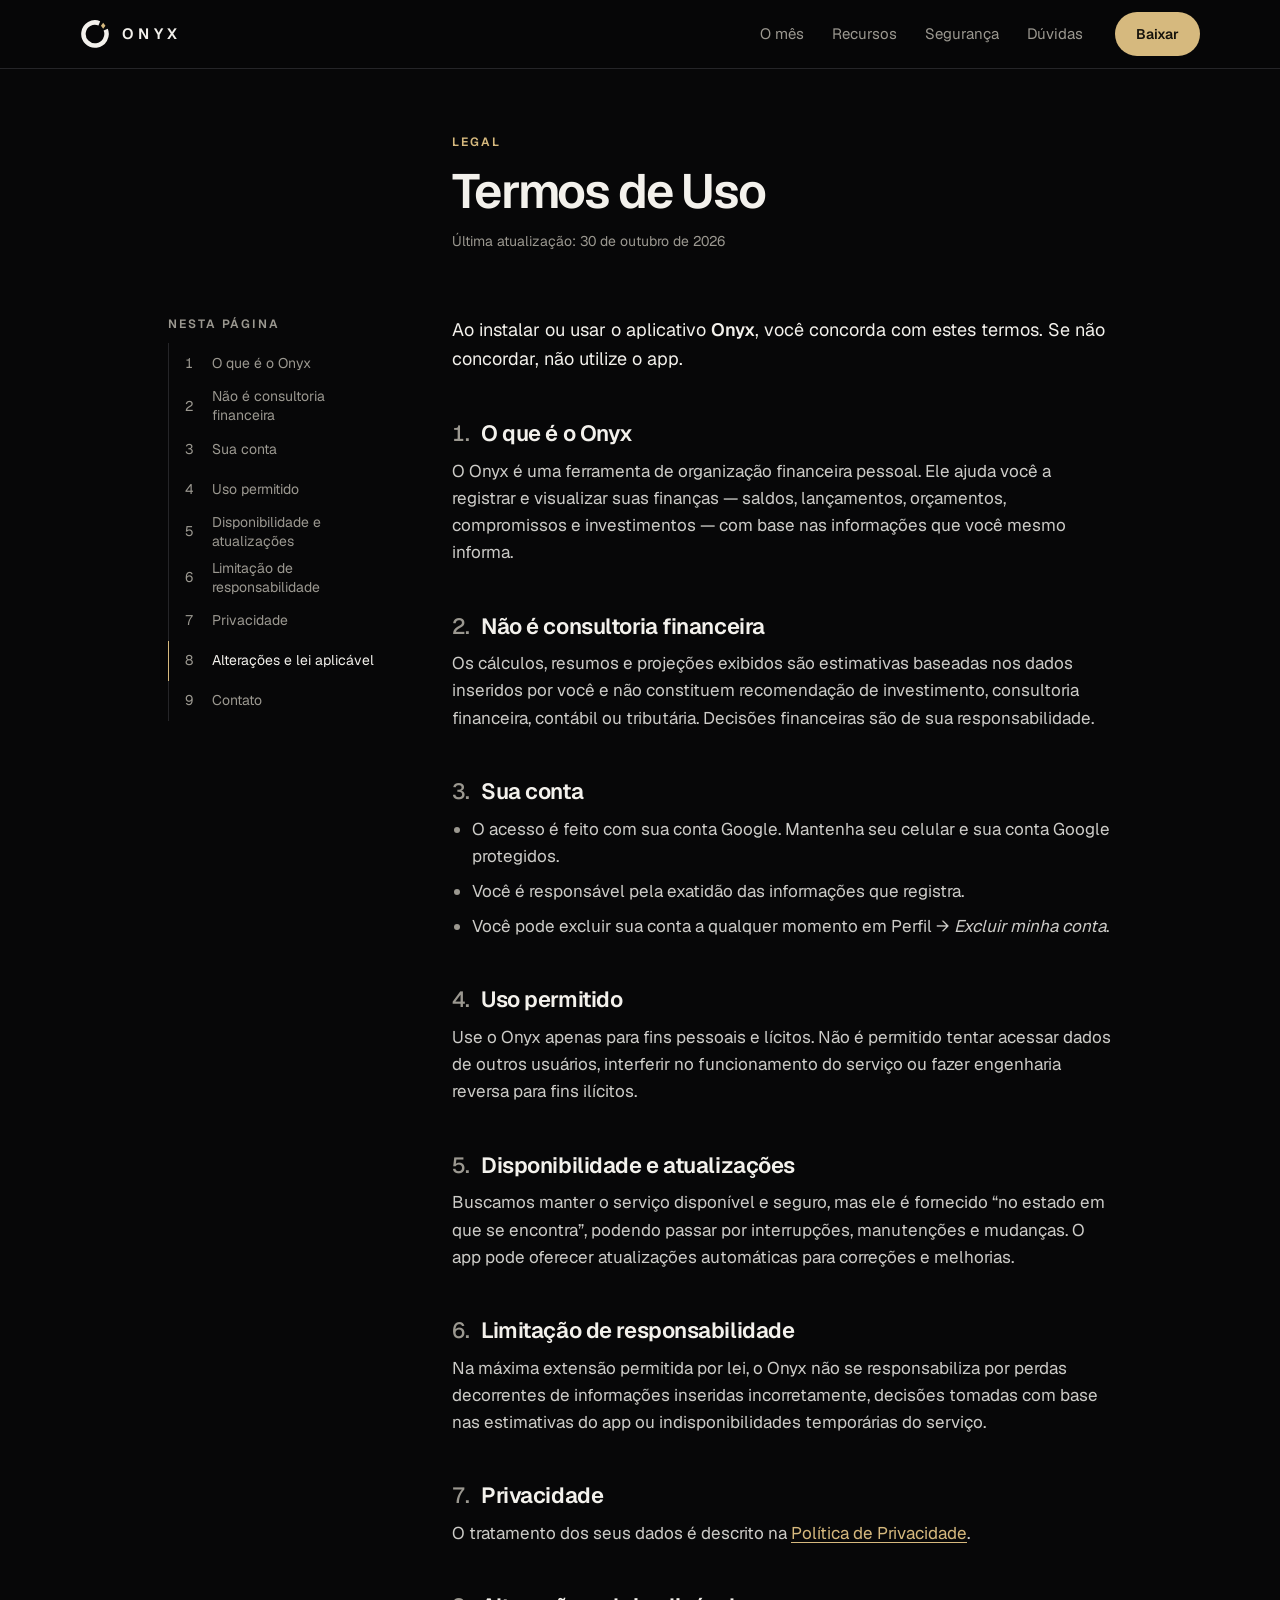
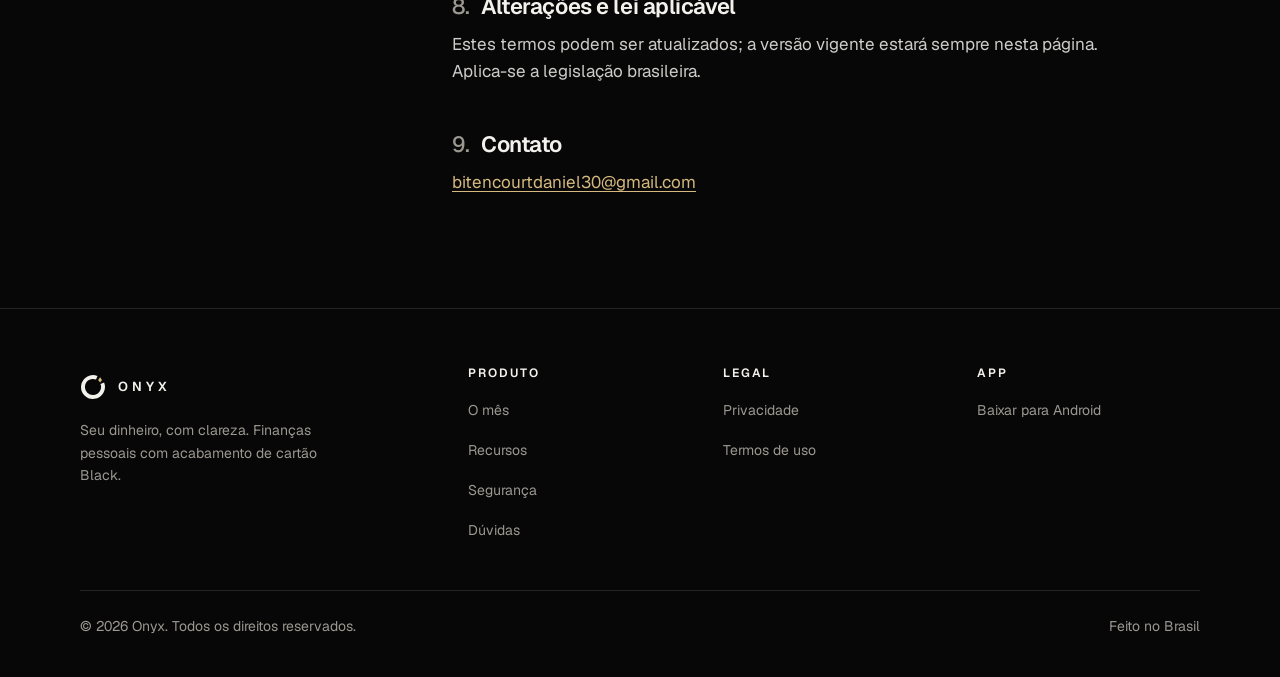
<file: termos.html>
<!doctype html>
<html lang="pt-BR">
<head>
  <meta charset="utf-8">
  <meta name="viewport" content="width=device-width, initial-scale=1">
  <title>Termos de Uso — Onyx</title>
  <meta name="description" content="Termos de uso do aplicativo Onyx.">
  <meta name="theme-color" content="#070708">
  <link rel="icon" href="assets/favicon.svg" type="image/svg+xml">
  <link rel="preload" href="assets/fonts/Geist.ttf" as="font" type="font/ttf" crossorigin>
  <link rel="stylesheet" href="assets/styles.css">
</head>
<body>
  <a class="skip" href="#conteudo">Pular para o conteúdo</a>

  <header class="nav scrolled" id="nav">
    <div class="wrap">
      <a class="brand" href="./" aria-label="Onyx, página inicial"><img src="assets/logo.svg" alt="" width="30" height="30"><span aria-hidden="true">ONYX</span></a>
      <nav class="nav-links" aria-label="Principal">
        <a href="./#mes">O mês</a>
        <a href="./#recursos">Recursos</a>
        <a href="./#seguranca">Segurança</a>
        <a href="./#duvidas">Dúvidas</a>
      </nav>
      <a class="btn btn-primary btn-sm" href="https://kfabzuauczossrmvckpq.supabase.co/storage/v1/object/public/releases/android/stable/onyx-latest.apk">Baixar</a>
    </div>
  </header>

  <main id="conteudo" class="doc">
    <div class="wrap doc-layout">
      <header class="doc-head">
        <p class="overline">Legal</p>
        <h1>Termos de Uso</h1>
        <p class="updated">Última atualização: 30 de outubro de 2026</p>
      </header>
      <nav class="toc" aria-labelledby="toc-title">
        <h2 id="toc-title">Nesta página</h2>
        <ol>
          <li><a href="#s1"><span class="n">1</span>O que é o Onyx</a></li>
          <li><a href="#s2"><span class="n">2</span>Não é consultoria financeira</a></li>
          <li><a href="#s3"><span class="n">3</span>Sua conta</a></li>
          <li><a href="#s4"><span class="n">4</span>Uso permitido</a></li>
          <li><a href="#s5"><span class="n">5</span>Disponibilidade e atualizações</a></li>
          <li><a href="#s6"><span class="n">6</span>Limitação de responsabilidade</a></li>
          <li><a href="#s7"><span class="n">7</span>Privacidade</a></li>
          <li><a href="#s8"><span class="n">8</span>Alterações e lei aplicável</a></li>
          <li><a href="#s9"><span class="n">9</span>Contato</a></li>
        </ol>
      </nav>
      <article class="doc-body">
        <p>Ao instalar ou usar o aplicativo <strong>Onyx</strong>, você concorda com estes termos. Se não concordar, não utilize o app.</p>
        <h2 id="s1"><span class="n">1.</span> O que é o Onyx</h2>
        <p>O Onyx é uma ferramenta de organização financeira pessoal. Ele ajuda você a registrar e visualizar suas finanças — saldos, lançamentos, orçamentos, compromissos e investimentos — com base nas informações que você mesmo informa.</p>

        <h2 id="s2"><span class="n">2.</span> Não é consultoria financeira</h2>
        <p>Os cálculos, resumos e projeções exibidos são estimativas baseadas nos dados inseridos por você e não constituem recomendação de investimento, consultoria financeira, contábil ou tributária. Decisões financeiras são de sua responsabilidade.</p>

        <h2 id="s3"><span class="n">3.</span> Sua conta</h2>
        <ul>
          <li>O acesso é feito com sua conta Google. Mantenha seu celular e sua conta Google protegidos.</li>
          <li>Você é responsável pela exatidão das informações que registra.</li>
          <li>Você pode excluir sua conta a qualquer momento em Perfil → <em>Excluir minha conta</em>.</li>
        </ul>

        <h2 id="s4"><span class="n">4.</span> Uso permitido</h2>
        <p>Use o Onyx apenas para fins pessoais e lícitos. Não é permitido tentar acessar dados de outros usuários, interferir no funcionamento do serviço ou fazer engenharia reversa para fins ilícitos.</p>

        <h2 id="s5"><span class="n">5.</span> Disponibilidade e atualizações</h2>
        <p>Buscamos manter o serviço disponível e seguro, mas ele é fornecido “no estado em que se encontra”, podendo passar por interrupções, manutenções e mudanças. O app pode oferecer atualizações automáticas para correções e melhorias.</p>

        <h2 id="s6"><span class="n">6.</span> Limitação de responsabilidade</h2>
        <p>Na máxima extensão permitida por lei, o Onyx não se responsabiliza por perdas decorrentes de informações inseridas incorretamente, decisões tomadas com base nas estimativas do app ou indisponibilidades temporárias do serviço.</p>

        <h2 id="s7"><span class="n">7.</span> Privacidade</h2>
        <p>O tratamento dos seus dados é descrito na <a href="privacidade.html">Política de Privacidade</a>.</p>

        <h2 id="s8"><span class="n">8.</span> Alterações e lei aplicável</h2>
        <p>Estes termos podem ser atualizados; a versão vigente estará sempre nesta página. Aplica-se a legislação brasileira.</p>

        <h2 id="s9"><span class="n">9.</span> Contato</h2>
        <p><a href="mailto:bitencourtdaniel30@gmail.com">bitencourtdaniel30@gmail.com</a></p>
      </article>
    </div>
  </main>

  <footer class="site-footer">
    <div class="wrap">
      <div class="foot-grid">
        <div class="foot-brand">
          <a class="brand" href="./" aria-label="Onyx, página inicial"><img src="assets/logo.svg" alt="" width="26" height="26"><span aria-hidden="true">ONYX</span></a>
          <p>Seu dinheiro, com clareza. Finanças pessoais com acabamento de cartão Black.</p>
        </div>
        <nav class="foot-col" aria-labelledby="f-produto">
          <h2 id="f-produto">Produto</h2>
          <ul>
            <li><a href="./#mes">O mês</a></li>
            <li><a href="./#recursos">Recursos</a></li>
            <li><a href="./#seguranca">Segurança</a></li>
            <li><a href="./#duvidas">Dúvidas</a></li>
          </ul>
        </nav>
        <nav class="foot-col" aria-labelledby="f-legal">
          <h2 id="f-legal">Legal</h2>
          <ul>
            <li><a href="privacidade.html">Privacidade</a></li>
            <li><a href="termos.html">Termos de uso</a></li>
          </ul>
        </nav>
        <nav class="foot-col" aria-labelledby="f-contato">
          <h2 id="f-contato">App</h2>
          <ul>
            <li><a href="https://kfabzuauczossrmvckpq.supabase.co/storage/v1/object/public/releases/android/stable/onyx-latest.apk">Baixar para Android</a></li>
          </ul>
        </nav>
      </div>
      <div class="foot-bottom">
        <span>© <span id="year">2026</span> Onyx. Todos os direitos reservados.</span>
        <span>Feito no Brasil</span>
      </div>
    </div>
  </footer>

  <script src="assets/site.js" defer></script>
</body>
</html>
</file>
<file: assets/styles.css>
/* Onyx — site institucional. Mesma identidade do app: preto profundo, grafite, branco quente e champanhe. */

@font-face {
  font-family: 'Geist';
  src: url('fonts/Geist.ttf') format('truetype');
  font-weight: 100 900;
  font-display: swap;
}

:root {
  /* Paleta */
  --bg: #070708;
  --surface: #111113;
  --surface-high: #1b1b1e;
  --line: #252528;
  --text: #f3f1ec;
  --muted: #9b9890;
  --accent: #d6b97e;
  --on-accent: #15120b;
  --positive: #86cba6;
  /* Derivados da paleta (sem cores novas) */
  --text-soft: color-mix(in srgb, var(--text) 84%, var(--bg));
  --accent-10: rgba(214, 185, 126, .10);
  --accent-30: rgba(214, 185, 126, .30);
  --line-strong: color-mix(in srgb, var(--line) 70%, var(--muted));
  /* Tokens */
  --radius: 22px;
  --radius-sm: 12px;
  --gutter: 20px;
  --max: 1120px;
  --section-y: clamp(72px, 10vw, 112px);
  --head-gap: clamp(32px, 4vw, 48px);
  --ease: cubic-bezier(.2, 0, 0, 1);
  --nav-h: 68px;
  color-scheme: dark;
}

* { box-sizing: border-box; }
html { scroll-behavior: smooth; scroll-padding-top: calc(var(--nav-h) + 16px); -webkit-text-size-adjust: 100%; }
body {
  margin: 0;
  background: var(--bg);
  color: var(--text);
  font-family: 'Geist', ui-sans-serif, system-ui, -apple-system, 'Segoe UI', sans-serif;
  font-size: 17px;
  line-height: 1.6;
  font-feature-settings: 'tnum' 1;
  -webkit-font-smoothing: antialiased;
  overflow-x: clip;
}
img, svg { display: block; }
img { max-width: 100%; height: auto; }
a { color: inherit; }
::selection { background: var(--accent-30); }
figure { margin: 0; }
p { margin: 0; }

/* Foco visível em tudo que é interativo */
:focus { outline: none; }
:focus-visible { outline: 2px solid var(--accent); outline-offset: 3px; border-radius: 8px; }
.btn:focus-visible { border-radius: 999px; }

.skip {
  position: absolute; left: 16px; top: -100px; z-index: 50;
  background: var(--accent); color: var(--on-accent); padding: 12px 18px; border-radius: 999px;
  font-weight: 600; text-decoration: none;
}
.skip:focus { top: 12px; }
.sr-only { position: absolute; width: 1px; height: 1px; overflow: hidden; clip: rect(0 0 0 0); white-space: nowrap; }

.wrap { width: min(var(--max), 100% - 2 * var(--gutter)); margin-inline: auto; }

/* ── Tipografia ────────────────────────────────────────────── */
h1, h2, h3 { margin: 0; font-weight: 620; letter-spacing: -.03em; line-height: 1.08; text-wrap: balance; }
h1 { font-size: clamp(40px, 7vw, 76px); letter-spacing: -.045em; }
h2 { font-size: clamp(30px, 4.4vw, 48px); }
h3 { font-size: 19px; letter-spacing: -.015em; line-height: 1.3; }
.overline { font-size: 12px; font-weight: 620; letter-spacing: .16em; text-transform: uppercase; color: var(--accent); }
.overline + h1, .overline + h2 { margin-top: 14px; }
.muted { color: var(--muted); }
.body-lg { font-size: clamp(17px, 1.6vw, 19px); color: var(--muted); max-width: 60ch; text-wrap: pretty; }

/* ── Navegação ─────────────────────────────────────────────── */
.nav {
  position: sticky; top: 0; z-index: 20;
  background: rgba(7, 7, 8, .8);
  backdrop-filter: saturate(140%) blur(14px);
  -webkit-backdrop-filter: saturate(140%) blur(14px);
  border-bottom: 1px solid transparent;
  transition: border-color .3s;
}
.nav.scrolled { border-color: var(--line); }
.nav .wrap { display: flex; align-items: center; gap: 20px; height: var(--nav-h); }
.brand { display: inline-flex; align-items: center; gap: 12px; min-height: 44px; text-decoration: none; }
.brand img { width: 30px; height: 30px; }
.brand span { font-size: 15px; font-weight: 620; letter-spacing: .32em; }
.nav-links { display: flex; gap: 4px; margin-left: auto; }
.nav-links a {
  display: inline-flex; align-items: center; min-height: 44px; padding: 0 12px; border-radius: 999px;
  text-decoration: none; color: var(--muted); font-size: 15px; transition: color .2s;
}
.nav-links a:hover, .nav-links a[aria-current='page'] { color: var(--text); }
@media (max-width: 760px) {
  .nav-links { display: none; }
  .nav .btn { margin-left: auto; }
}

/* ── Botões ────────────────────────────────────────────────── */
.btn {
  display: inline-flex; align-items: center; justify-content: center; gap: 10px;
  min-height: 54px; padding: 0 26px; border-radius: 999px;
  font: 600 16px/1 'Geist', sans-serif; letter-spacing: -.005em; text-decoration: none; white-space: nowrap;
  border: 1px solid transparent; cursor: pointer;
  transition: transform .2s var(--ease), filter .2s, background-color .2s, border-color .2s;
}
.btn:active { transform: scale(.98); }
.btn-primary { background: var(--accent); color: var(--on-accent); }
.btn-primary:hover { filter: brightness(1.07); }
.btn-ghost { border-color: var(--line); color: var(--text); background: transparent; }
.btn-ghost:hover { border-color: var(--muted); background: var(--surface); }
.btn-sm { min-height: 44px; padding: 0 20px; font-size: 14px; }
.btn svg { width: 18px; height: 18px; }
.ctas { display: flex; gap: 12px; flex-wrap: wrap; }

/* ── Hero ──────────────────────────────────────────────────── */
.hero { padding: clamp(40px, 6vw, 72px) 0 clamp(64px, 8vw, 96px); position: relative; overflow-x: clip; }
.hero::before {
  content: ''; position: absolute; inset: -20% -10% auto; height: 720px; pointer-events: none;
  background: radial-gradient(closest-side, var(--accent-10), transparent 70%);
  transform: translateY(-30%);
}
.hero .wrap { display: grid; grid-template-columns: 1.05fr .95fr; gap: 56px; align-items: center; position: relative; }
.hero .lead { font-size: clamp(18px, 2vw, 21px); color: var(--muted); margin-top: 22px; max-width: 36ch; text-wrap: pretty; }
.hero .ctas { margin-top: 36px; }
.hero .note { margin-top: 18px; font-size: 14px; color: var(--muted); text-wrap: balance; }
@media (max-width: 900px) {
  .hero .wrap { grid-template-columns: 1fr; gap: 48px; }
}
@media (max-width: 420px) {
  .hero .ctas .btn { flex: 1 1 100%; }
}

/* ── Cartão Black ──────────────────────────────────────────── */
.card-stage { perspective: 1200px; display: grid; place-items: center; }
.black-card {
  --rx: 0deg; --ry: 0deg; --sx: 30%;
  width: min(440px, 92%); aspect-ratio: 1.586; border-radius: var(--radius); padding: 26px 28px 22px;
  position: relative; overflow: hidden; display: flex; flex-direction: column;
  background:
    repeating-linear-gradient(0deg, rgba(255, 255, 255, .018) 0 1px, transparent 1px 2px),
    linear-gradient(135deg, var(--surface-high) 0%, #0b0b0c 60%, var(--surface) 100%);
  box-shadow: 0 30px 60px -20px rgba(0, 0, 0, .8), 0 0 0 1px rgba(214, 185, 126, .22) inset;
  transform: rotateX(var(--rx)) rotateY(var(--ry)) rotate(-4deg);
  transition: transform .5s var(--ease);
  animation: float 6s ease-in-out infinite;
}
.black-card::after {
  content: ''; position: absolute; inset: 0; pointer-events: none; mix-blend-mode: plus-lighter;
  background: linear-gradient(115deg, transparent calc(var(--sx) - 25%), rgba(255, 255, 255, .07) var(--sx), transparent calc(var(--sx) + 25%));
}
.black-card::before {
  content: ''; position: absolute; width: 150%; aspect-ratio: 1; right: -70%; top: -85%; border-radius: 50%;
  border: 46px solid rgba(255, 255, 255, .025);
}
@keyframes float { 50% { translate: 0 -10px; } }
.black-card .top { display: flex; align-items: center; justify-content: space-between; }
.black-card .top img { width: 30px; height: 30px; }
.black-card .tier { font-size: 11px; font-weight: 620; letter-spacing: .32em; color: var(--accent); }
.black-card .label { margin-top: 18px; font-size: 11px; letter-spacing: .16em; color: var(--muted); font-weight: 600; }
.black-card .value { font-size: clamp(30px, 5vw, 40px); font-weight: 540; letter-spacing: -.04em; margin-top: 6px; }
.black-card .value small { font-size: .55em; color: var(--muted); letter-spacing: 0; }
.black-card .bottom { margin-top: auto; display: flex; align-items: flex-end; justify-content: space-between; }
.black-card .holder { font-family: ui-monospace, 'Cascadia Mono', monospace; font-size: 12px; letter-spacing: .2em; color: var(--muted); }
.chip { width: 38px; height: 28px; border-radius: 6px; background: linear-gradient(135deg, #e6cf9c, #b8975a 55%, #dcc287); position: relative; }
.chip::before, .chip::after { content: ''; position: absolute; background: rgba(125, 100, 54, .55); }
.chip::before { left: 34%; right: 34%; top: 0; bottom: 0; border-inline: 1px solid rgba(125, 100, 54, .55); background: none; }
.chip::after { left: 0; right: 0; top: 50%; height: 1px; }

/* ── Faixa de garantias ────────────────────────────────────── */
.facts { border-block: 1px solid var(--line); }
.facts ul { list-style: none; margin: 0; padding: 0; display: grid; grid-template-columns: repeat(4, 1fr); }
.facts li { padding: 28px 24px; display: flex; flex-direction: column; gap: 4px; }
.facts li + li { border-left: 1px solid var(--line); }
.facts li:first-child { padding-left: 0; }
.facts strong { font-size: clamp(24px, 2.6vw, 30px); font-weight: 560; letter-spacing: -.04em; line-height: 1.15; }
.facts span { font-size: 14px; color: var(--muted); line-height: 1.4; }
@media (max-width: 860px) {
  .facts ul { grid-template-columns: repeat(2, 1fr); }
  .facts li { padding: 22px 0 22px 20px; }
  .facts li:nth-child(odd) { padding-left: 0; border-left: 0; }
  .facts li:nth-child(n + 3) { border-top: 1px solid var(--line); }
}

/* ── Seções ────────────────────────────────────────────────── */
/* Ritmo vertical único: cada seção abre com o mesmo respiro; a última fecha a página. */
.section { padding-top: var(--section-y); }
.section:last-child { padding-bottom: var(--section-y); }
.section-head { max-width: 680px; margin-bottom: var(--head-gap); }
.section-head > p:not(.overline) { margin-top: 16px; font-size: clamp(17px, 1.6vw, 19px); color: var(--muted); max-width: 60ch; }

/* Cartões: mesmo raio, mesma borda */
.panel, .feature { background: var(--surface); border: 1px solid var(--line); border-radius: var(--radius); padding: 28px; }
.ico {
  width: 44px; height: 44px; flex: none; border-radius: 50%; display: grid; place-items: center;
  background: var(--accent-10); color: var(--accent); margin-bottom: 20px;
}
.ico svg { width: 22px; height: 22px; }
.card-text { margin-top: 8px; color: var(--muted); font-size: 15.5px; max-width: 60ch; }

/* Fechamento do mês */
.month { display: grid; grid-template-columns: 1fr 1fr; gap: 56px; align-items: center; }
.month .body-lg { margin-top: 18px; }
@media (max-width: 900px) { .month { grid-template-columns: 1fr; gap: 40px; } }
.close-row { display: flex; justify-content: space-between; gap: 16px; padding: 8px 0; font-size: 17px; }
.close-row .k { color: var(--muted); }
.close-row.total { border-top: 1px solid var(--line); margin-top: 10px; padding-top: 18px; align-items: baseline; }
.close-row.total .v { font-size: clamp(24px, 3vw, 30px); font-weight: 560; letter-spacing: -.04em; }
.pos { color: var(--positive); }
.pending {
  margin-top: 18px; padding: 12px 14px; border-radius: var(--radius-sm); background: var(--surface-high);
  display: flex; justify-content: space-between; gap: 12px; font-size: 14px; color: var(--muted);
}
.pending .v { color: var(--text); }

/* Recursos e segurança */
.features { display: grid; grid-template-columns: repeat(3, 1fr); gap: 16px; }
.trust { display: grid; grid-template-columns: repeat(2, 1fr); gap: 16px; }
@media (max-width: 960px) { .features { grid-template-columns: repeat(2, 1fr); } }
@media (max-width: 720px) { .trust { grid-template-columns: 1fr; } }
@media (max-width: 620px) { .features { grid-template-columns: 1fr; } }
.feature { transition: border-color .3s, transform .3s var(--ease); }
.feature:hover { border-color: var(--line-strong); transform: translateY(-2px); }

/* Capturas */
.screens {
  list-style: none; margin: 0 calc(-1 * var(--gutter)); padding: 8px var(--gutter) 24px;
  display: flex; gap: 20px; overflow-x: auto; scroll-snap-type: x mandatory; scrollbar-width: none;
  overscroll-behavior-x: contain;
}
.screens::-webkit-scrollbar { display: none; }
.screens:focus-visible { outline-offset: -2px; border-radius: var(--radius); }
.phone { flex: 0 0 auto; width: min(248px, 68vw); scroll-snap-align: center; }
.phone .frame {
  border-radius: 34px; padding: 8px; background: linear-gradient(160deg, #26262a, #0e0e10);
  box-shadow: 0 0 0 1px var(--line), 0 30px 60px -30px rgba(0, 0, 0, .9);
}
.phone img { border-radius: 27px; width: 100%; aspect-ratio: 590 / 1279; }
.phone figcaption { text-align: center; font-size: 14px; color: var(--muted); margin-top: 14px; }
/* Desktop: todas as telas visíveis, sem corte, em arco com destaque central */
@media (min-width: 1080px) {
  .screens {
    margin: 0; padding: 48px 0 0; overflow: visible; scroll-snap-type: none;
    display: grid; grid-template-columns: repeat(6, 1fr); gap: 18px; align-items: start;
  }
  .phone { width: auto; transition: translate .5s var(--ease); }
  .phone .frame { border-radius: 28px; padding: 6px; }
  .phone img { border-radius: 23px; }
  .phone:nth-child(1), .phone:nth-child(6) { transform: translateY(40px); }
  .phone:nth-child(2), .phone:nth-child(5) { transform: translateY(16px); }
  .phone:nth-child(3), .phone:nth-child(4) { transform: translateY(-8px); }
  .phone:nth-child(3) .frame, .phone:nth-child(4) .frame {
    box-shadow: 0 0 0 1px var(--line-strong), 0 40px 80px -30px rgba(0, 0, 0, 1), 0 0 80px -20px var(--accent-10);
  }
  .phone:nth-child(3) figcaption, .phone:nth-child(4) figcaption { color: var(--text); }
  .phone:hover { translate: 0 -10px; }
}

/* FAQ */
.faq { display: grid; grid-template-columns: minmax(0, 1fr) minmax(0, 1.7fr); gap: 24px 64px; align-items: start; }
.faq .section-head { margin-bottom: 0; position: sticky; top: calc(var(--nav-h) + 32px); }
@media (max-width: 900px) { .faq { grid-template-columns: 1fr; } .faq .section-head { position: static; margin-bottom: 8px; } }
.faq details { border-bottom: 1px solid var(--line); }
.faq details:first-of-type { border-top: 1px solid var(--line); }
.faq summary {
  cursor: pointer; list-style: none; display: flex; align-items: center; justify-content: space-between; gap: 16px;
  min-height: 44px; padding: 18px 0; font-size: 18px; font-weight: 560; letter-spacing: -.01em;
}
.faq summary::-webkit-details-marker { display: none; }
.faq summary::after {
  content: ''; flex: none; width: 10px; height: 10px; margin-right: 4px;
  border-right: 1.8px solid var(--muted); border-bottom: 1.8px solid var(--muted);
  transform: translateY(-3px) rotate(45deg); transition: transform .25s var(--ease), border-color .2s;
}
.faq summary:hover::after { border-color: var(--text); }
.faq details[open] summary::after { transform: translateY(2px) rotate(-135deg); }
.faq details p { padding-bottom: 22px; color: var(--muted); max-width: 64ch; }
.faq details a { color: var(--text); text-underline-offset: 3px; overflow-wrap: anywhere; }

/* CTA final */
.final { text-align: center; }
.final .mark { width: 56px; height: 56px; margin: 0 auto 28px; }
.final h2 { max-width: 18ch; margin-inline: auto; }
.final .ctas { justify-content: center; margin-top: 32px; }

/* ── Rodapé ────────────────────────────────────────────────── */
.site-footer { border-top: 1px solid var(--line); padding: 56px 0 40px; color: var(--muted); font-size: 14px; }
.foot-grid { display: grid; grid-template-columns: 1.6fr repeat(3, 1fr); gap: 40px 32px; }
.foot-brand .brand { color: var(--text); }
.foot-brand .brand img { width: 26px; height: 26px; }
.foot-brand .brand span { font-size: 13px; }
.foot-brand p { margin-top: 10px; max-width: 30ch; }
.foot-col h2 { font-size: 12px; font-weight: 620; letter-spacing: .16em; text-transform: uppercase; color: var(--text); line-height: 1.4; margin-bottom: 8px; }
.foot-col ul { list-style: none; margin: 0; padding: 0; }
.foot-col a { display: inline-flex; align-items: center; min-height: 40px; text-decoration: none; color: var(--muted); transition: color .2s; overflow-wrap: anywhere; }
.foot-col a:hover { color: var(--text); }
.foot-bottom {
  margin-top: 40px; padding-top: 24px; border-top: 1px solid var(--line);
  display: flex; flex-wrap: wrap; justify-content: space-between; gap: 8px 24px;
}
@media (max-width: 860px) { .foot-grid { grid-template-columns: repeat(2, 1fr); } .foot-brand { grid-column: 1 / -1; } }
@media (max-width: 420px) { .foot-grid { gap: 28px 16px; } .foot-col:last-child { grid-column: 1 / -1; } }

/* ── Páginas de texto (privacidade, termos) ────────────────── */
.doc { padding: clamp(40px, 6vw, 64px) 0 var(--section-y); }
.doc-layout { display: grid; grid-template-columns: 220px minmax(0, 660px); gap: 64px; justify-content: center; align-items: start; }
.doc-head { grid-column: 1 / -1; max-width: 660px; margin-left: calc(220px + 64px); }
.doc h1 { font-size: clamp(34px, 5vw, 48px); }
.doc .updated { margin-top: 12px; color: var(--muted); font-size: 14px; }
.toc { position: sticky; top: calc(var(--nav-h) + 24px); }
.toc h2 { font-size: 12px; font-weight: 620; letter-spacing: .16em; text-transform: uppercase; color: var(--muted); margin: 0 0 10px; line-height: 1.4; }
.toc ol { list-style: none; margin: 0; padding: 0; border-left: 1px solid var(--line); }
.toc a {
  display: flex; gap: 10px; align-items: center; min-height: 40px; padding: 4px 0 4px 16px; margin-left: -1px;
  border-left: 1px solid transparent; text-decoration: none; color: var(--muted); font-size: 14px; line-height: 1.35;
  transition: color .2s, border-color .2s;
}
.toc a:hover { color: var(--text); }
.toc a[aria-current='true'] { color: var(--text); border-left-color: var(--accent); }
.toc .n { color: var(--muted); min-width: 1.2em; }
.doc-body > p:first-child { font-size: 18px; color: var(--text); }
.doc-body h2 { font-size: 22px; letter-spacing: -.02em; margin: 48px 0 12px; display: flex; gap: 12px; align-items: baseline; }
.doc-body h2 .n { color: var(--muted); font-weight: 500; }
.doc-body p, .doc-body li { color: var(--text-soft); }
.doc-body p + p, .doc-body ul + p { margin-top: 12px; }
.doc-body ul { padding-left: 20px; margin: 12px 0; }
.doc-body li { margin: 8px 0; }
.doc-body li::marker { color: var(--muted); }
.doc-body a { color: var(--accent); text-underline-offset: 3px; }
.doc-body strong { color: var(--text); font-weight: 600; }
@media (max-width: 960px) {
  .doc-layout { grid-template-columns: minmax(0, 1fr); gap: 32px; max-width: 660px; margin-inline: auto; }
  .doc-head { margin-left: 0; }
  .toc { position: static; background: var(--surface); border: 1px solid var(--line); border-radius: var(--radius); padding: 20px 20px 12px; }
  .toc ol { border-left: 0; }
  .toc a { padding-left: 0; border-left: 0; }
  .toc a[aria-current='true'] { border-left: 0; }
}

/* ── Aparecer ao rolar ─────────────────────────────────────── */
.js .reveal { opacity: 0; transform: translateY(18px); transition: opacity .8s var(--ease), transform .8s var(--ease); }
.js .reveal.in { opacity: 1; transform: none; }

/* ── Movimento reduzido ────────────────────────────────────── */
@media (prefers-reduced-motion: reduce) {
  html { scroll-behavior: auto; }
  *, *::before, *::after { animation: none !important; transition-duration: .01ms !important; }
  .js .reveal { opacity: 1; transform: none; }
  .feature:hover { transform: none; }
  .phone:hover { translate: none; }
}

/* ── Widgets na tela inicial ───────────────────────────────── */
.month-reverse > :first-child { order: 2; }
@media (max-width: 900px) { .month-reverse > :first-child { order: 0; } }
.checks { list-style: none; padding: 0; margin: 24px 0 0; display: grid; gap: 10px; }
.checks li { position: relative; padding-left: 28px; color: var(--muted); }
.checks li::before {
  content: ''; position: absolute; left: 0; top: .45em; width: 16px; height: 9px;
  border-left: 2px solid var(--accent); border-bottom: 2px solid var(--accent); transform: rotate(-45deg);
}
.homescreen {
  width: min(340px, 100%); margin-inline: auto; aspect-ratio: 9 / 15; border-radius: 38px; padding: 18px 16px;
  background:
    radial-gradient(120% 70% at 20% 0%, rgba(214, 185, 126, .16), transparent 60%),
    radial-gradient(100% 60% at 100% 100%, rgba(143, 166, 200, .14), transparent 60%),
    linear-gradient(180deg, #16161a, #0a0a0c);
  box-shadow: 0 0 0 1px var(--line), 0 40px 80px -40px rgba(0, 0, 0, .9);
  display: flex; flex-direction: column; gap: 16px;
}
.hs-status { display: flex; justify-content: space-between; font-size: 12px; color: var(--muted); padding: 0 6px; }
.hs-dots { width: 42px; height: 10px; border-radius: 6px; background: rgba(243, 241, 236, .18); }
.hs-widget {
  border-radius: 24px; padding: 16px; display: flex; flex-direction: column;
  background: linear-gradient(135deg, #1c1c1f, #0b0b0c 60%, #151517);
  box-shadow: inset 0 0 0 1px rgba(214, 185, 126, .35);
}
.hs-top { display: flex; align-items: center; gap: 10px; }
.hs-month { flex: 1; font-size: 11px; font-weight: 620; letter-spacing: .16em; color: var(--accent); }
.hs-add, .hs-quick i {
  width: 32px; height: 32px; border-radius: 50%; display: grid; place-items: center;
  background: var(--accent); color: var(--on-accent); font-style: normal; font-weight: 600; font-size: 20px; line-height: 1;
}
.hs-cap { margin-top: 10px; font-size: 12px; color: var(--muted); }
.hs-value { font-size: 28px; font-weight: 540; letter-spacing: -.04em; }
.hs-row { display: grid; grid-template-columns: 1fr 1fr; margin-top: 14px; }
.hs-row small { display: block; font-size: 11px; color: var(--muted); }
.hs-row b { font-weight: 540; font-size: 14px; }
.hs-grid { display: grid; grid-template-columns: repeat(4, 1fr); gap: 16px 14px; padding: 4px 6px; }
.hs-app, .hs-quick { aspect-ratio: 1; border-radius: 16px; }
.hs-app { background: rgba(243, 241, 236, .08); }
.hs-quick {
  position: relative; display: grid; place-items: center;
  background: linear-gradient(135deg, #1c1c1f, #0b0b0c); box-shadow: inset 0 0 0 1px rgba(214, 185, 126, .35);
}
.hs-quick img { position: absolute; top: 7px; left: 7px; }
.hs-quick i { width: 26px; height: 26px; font-size: 17px; }
</file>
